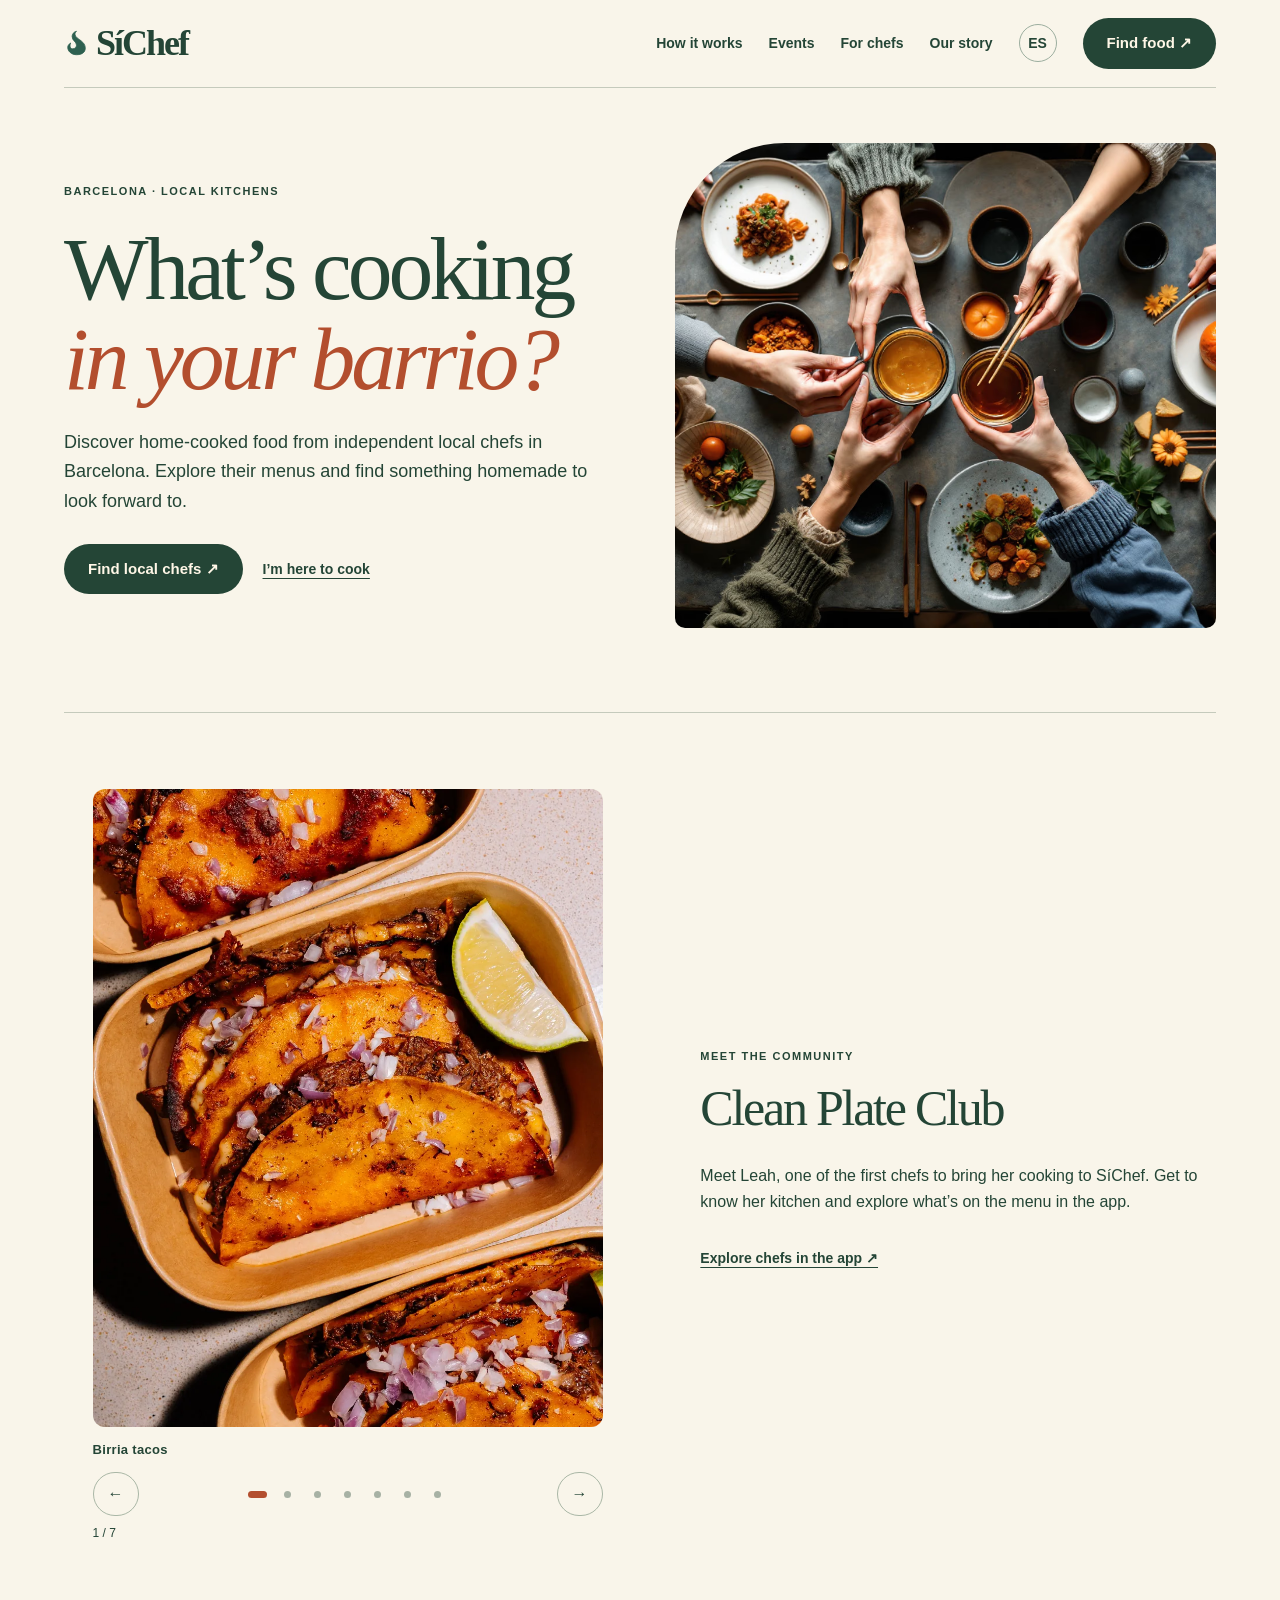
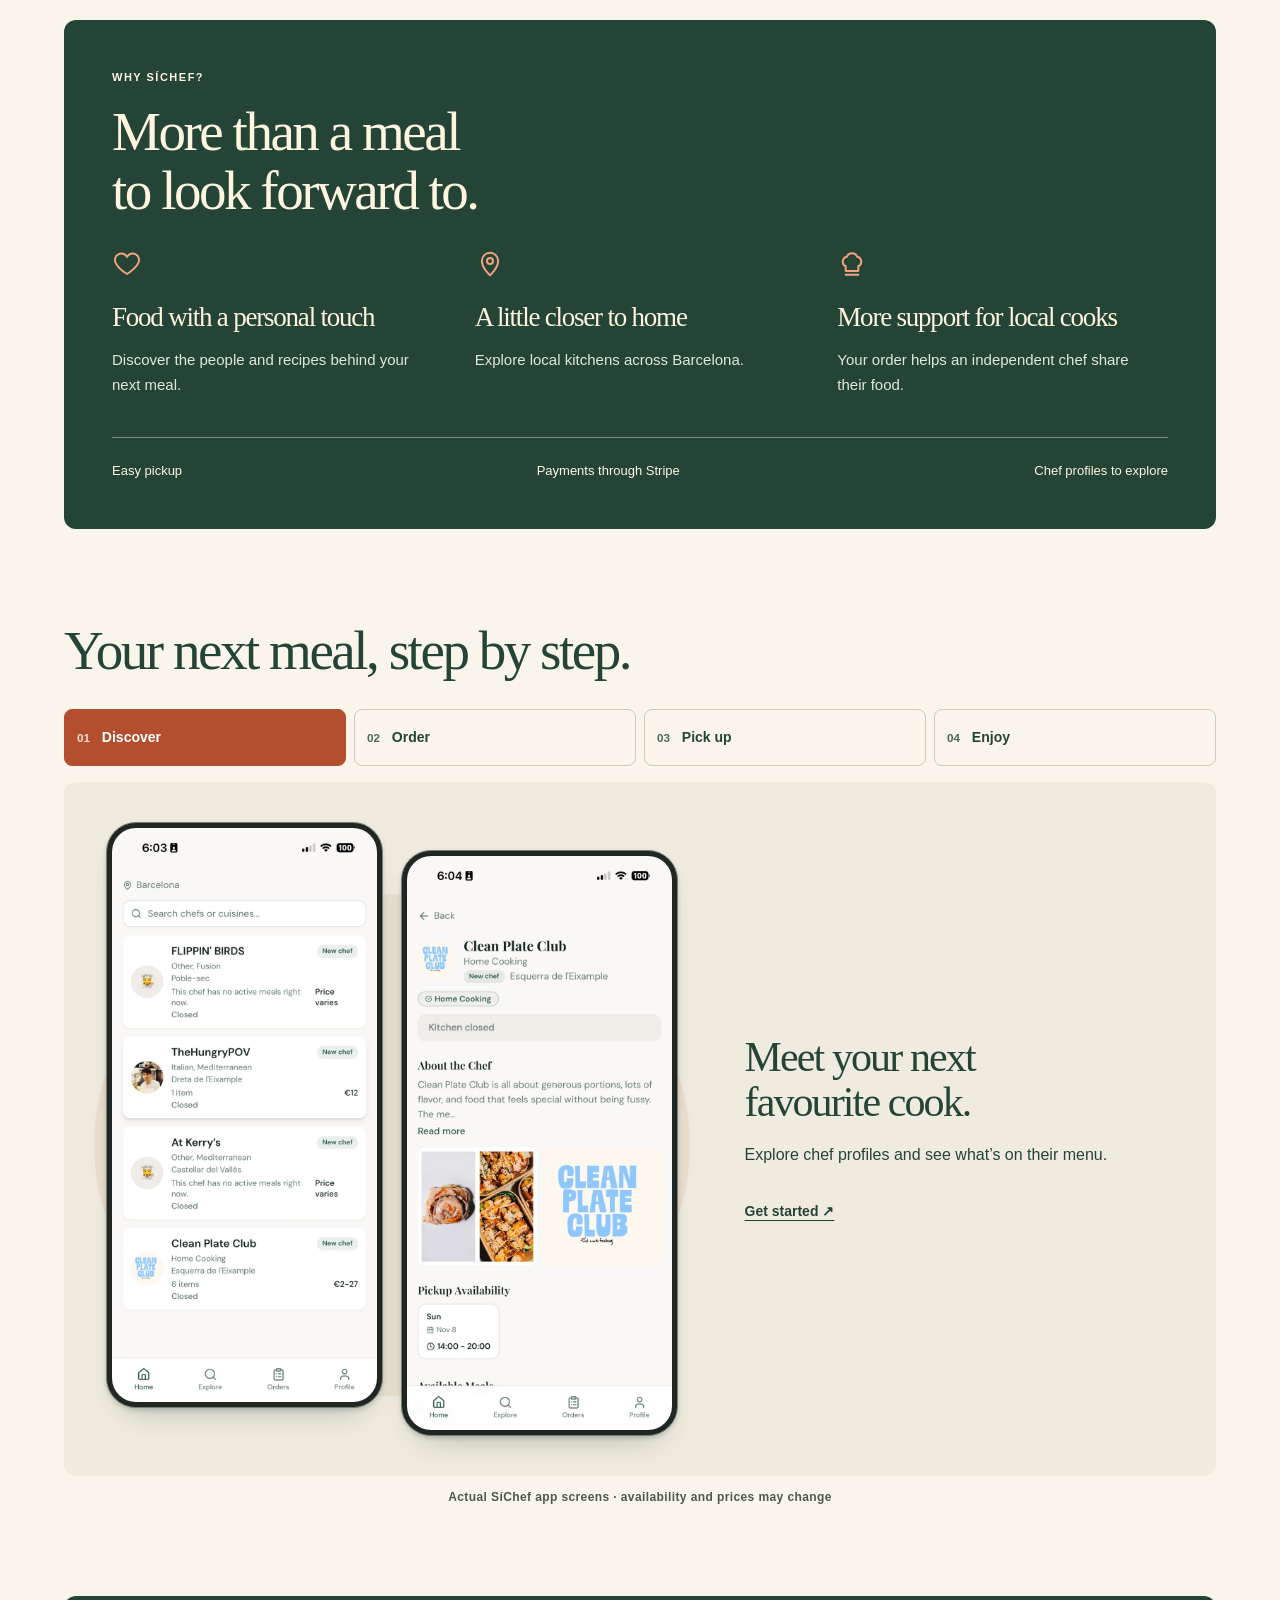
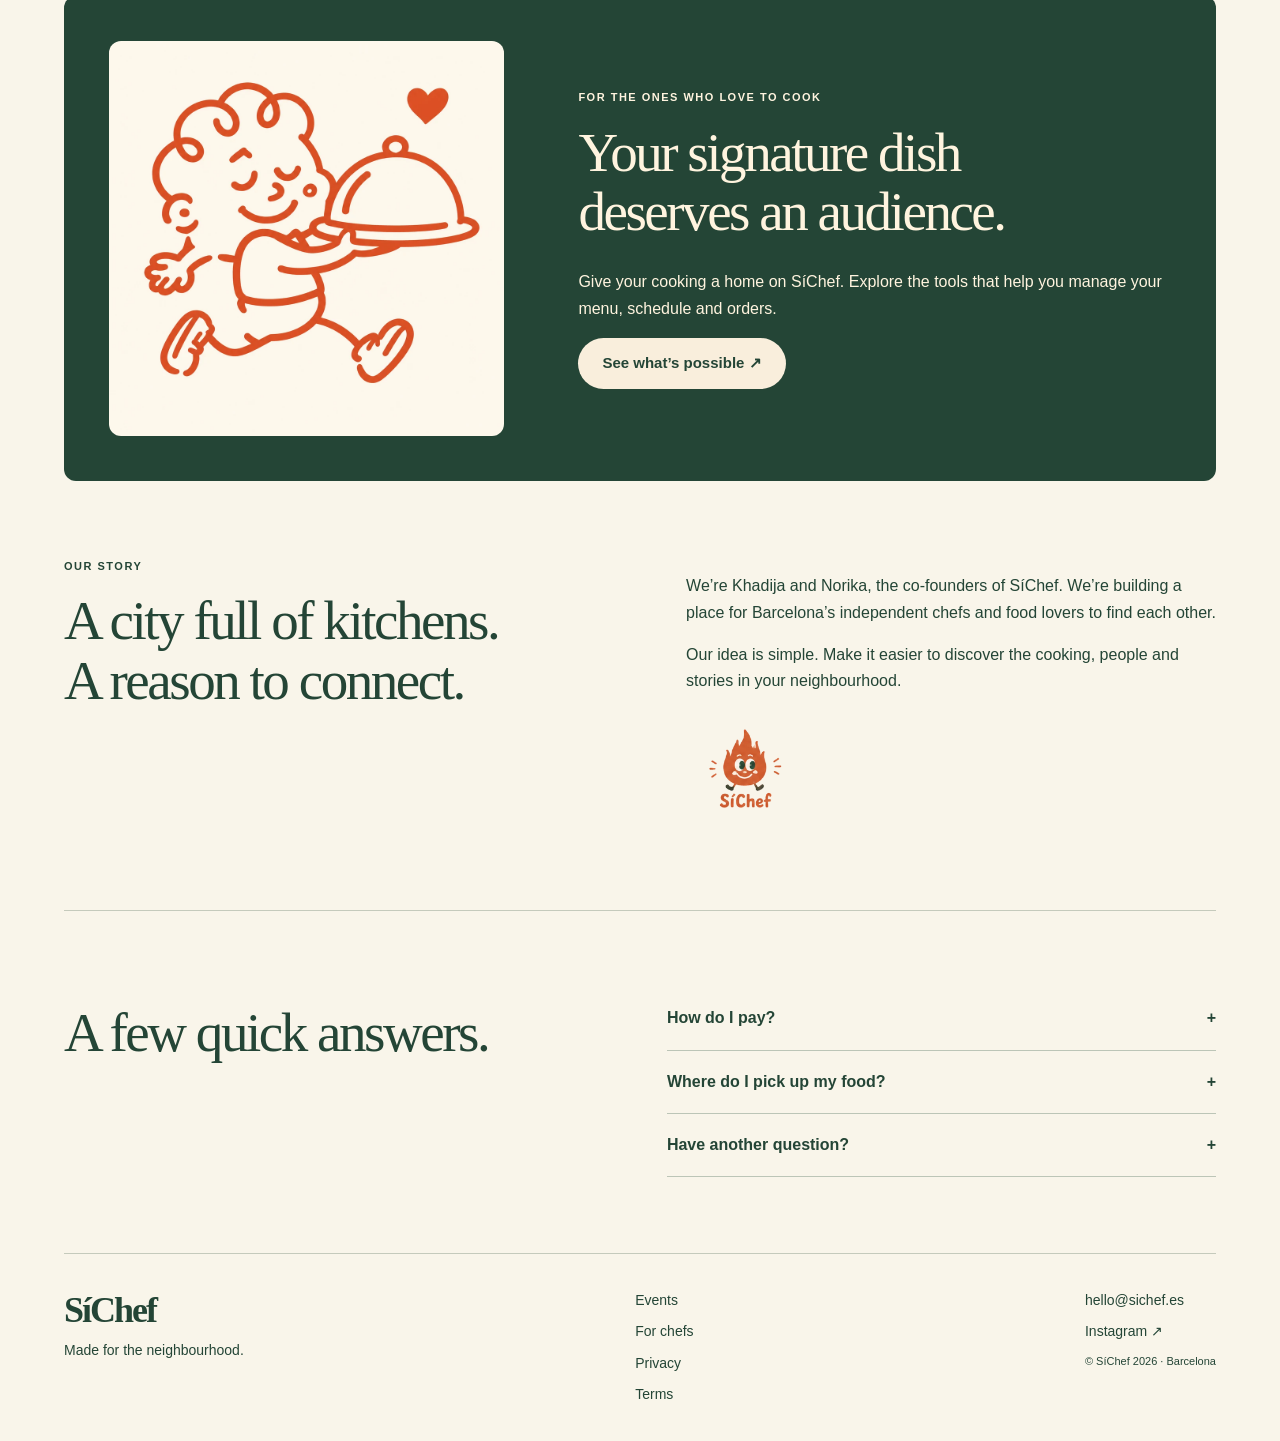
<file: index.html>
<!doctype html><html lang="en"><head><meta charset="utf-8"><meta name="viewport" content="width=device-width,initial-scale=1"><meta name="theme-color" content="#f9f5ea"><title>Home-Cooked Food & Local Chefs in Barcelona | SíChef</title><meta name="description" content="Discover independent local chefs in Barcelona, explore homemade meals and arrange convenient pickup through SíChef."><meta name="robots" content="index,follow,max-image-preview:large"><link rel="canonical" href="https://sichef.es/"><meta property="og:type" content="website"><meta property="og:site_name" content="SíChef"><meta property="og:locale" content="en_GB"><meta property="og:title" content="Home-Cooked Food & Local Chefs in Barcelona | SíChef"><meta property="og:description" content="Discover independent local chefs in Barcelona, explore homemade meals and arrange convenient pickup through SíChef."><meta property="og:url" content="https://sichef.es/"><meta property="og:image" content="https://sichef.es/share.jpg"><meta property="og:image:type" content="image/jpeg"><meta property="og:image:width" content="1200"><meta property="og:image:height" content="630"><meta property="og:image:alt" content="SíChef: What’s cooking in your barrio? Home-cooked food from local chefs in Barcelona"><meta name="twitter:card" content="summary_large_image"><meta name="twitter:title" content="Home-Cooked Food & Local Chefs in Barcelona | SíChef"><meta name="twitter:description" content="Discover independent local chefs in Barcelona, explore homemade meals and arrange convenient pickup through SíChef."><meta name="twitter:image" content="https://sichef.es/share.jpg"><script type="application/ld+json">{"@context":"https://schema.org","@graph":[{"@type":"Organization","@id":"https://sichef.es/#organization","name":"SíChef","url":"https://sichef.es/","logo":"https://sichef.es/icon-512.png","sameAs":["https://www.instagram.com/sichef.bcn/"],"areaServed":{"@type":"City","name":"Barcelona"}},{"@type":"WebSite","@id":"https://sichef.es/#website","name":"SíChef","url":"https://sichef.es/","publisher":{"@id":"https://sichef.es/#organization"},"inLanguage":"en"},{"@type":"WebPage","@id":"https://sichef.es/#webpage","url":"https://sichef.es/","name":"Home-Cooked Food & Local Chefs in Barcelona | SíChef","description":"Discover independent local chefs in Barcelona, explore homemade meals and arrange convenient pickup through SíChef.","isPartOf":{"@id":"https://sichef.es/#website"},"about":{"@id":"https://sichef.es/#organization"},"inLanguage":"en"}]}</script><link rel="icon" href="/flame.svg" type="image/svg+xml"><link rel="icon" href="/favicon-32.png" sizes="32x32" type="image/png"><link rel="apple-touch-icon" href="/apple-touch-icon.png"><link rel="manifest" href="/site.webmanifest"><link rel="stylesheet" href="/style.css?v=20261112-design-polish"><script src="/app.js" defer></script></head><body><a data-es="Ir al contenido" class="skip" href="#main">Skip to content</a><header><a class="brand" href="/"><img src="/flame.svg" alt="">SíChef</a><button class="menu-toggle" aria-expanded="false" aria-controls="nav">☰ <span data-es="Menú">Menu</span></button><nav id="nav"><a data-es="Cómo funciona" href="/#how" class="">How it works</a><a data-es="Eventos" href="/events/" class="">Events</a><a data-es="Para chefs" href="/for-chefs/" class="">For chefs</a><a data-es="Nuestra historia" href="/#about" class="">Our story</a><button id="lang" aria-label="Change language">ES</button><a data-es="Encontrar comida ↗" href="https://s-chef-customer-flow.vercel.app/" class="pill">Find food ↗</a></nav></header><main id="main"><section class="hero"><div><div data-es="BARCELONA · COCINA LOCAL" class="kicker">BARCELONA · LOCAL KITCHENS</div><h1><span data-es="¿Qué se cocina" >What’s cooking</span><em data-es="en tu barrio?" >in your barrio?</em></h1><p data-es="Conoce a los chefs de tu barrio, explora sus menús y descubre tu próxima comida casera." >Discover home-cooked food from independent local chefs in Barcelona. Explore their menus and find something homemade to look forward to.</p><a data-es="Descubrir chefs ↗" href="https://s-chef-customer-flow.vercel.app/" class="pill">Find local chefs ↗</a><a data-es="Quiero cocinar" href="/for-chefs/" class="text-link">I’m here to cook</a></div><figure><img src="/dining.avif" alt="Dishes shared around a table"></figure></section><section class="spotlight"><div class="cpc-carousel" role="region" aria-roledescription="carousel" aria-label="Clean Plate Club"><div class="cpc-slides"><figure class="cpc-slide" role="group" aria-roledescription="slide" aria-label="1 / 7" ><img src="/assets/clean-plate-club/birria-1.webp" loading="lazy" alt="Clean Plate Club — Birria tacos" width="1000" height="1250"><figcaption data-es="Tacos de birria">Birria tacos</figcaption></figure><figure class="cpc-slide" role="group" aria-roledescription="slide" aria-label="2 / 7" hidden><img src="/assets/clean-plate-club/noodles.webp" loading="lazy" alt="Clean Plate Club — Noodles" width="1000" height="1250"><figcaption data-es="Fideos">Noodles</figcaption></figure><figure class="cpc-slide" role="group" aria-roledescription="slide" aria-label="3 / 7" hidden><img src="/assets/clean-plate-club/ragu-1.webp" loading="lazy" alt="Clean Plate Club — Ragù pasta" width="1000" height="1250"><figcaption data-es="Pasta al ragú">Ragù pasta</figcaption></figure><figure class="cpc-slide" role="group" aria-roledescription="slide" aria-label="4 / 7" hidden><img src="/assets/clean-plate-club/brownie-1.webp" loading="lazy" alt="Clean Plate Club — Brownies" width="1000" height="1250"><figcaption data-es="Brownies">Brownies</figcaption></figure><figure class="cpc-slide" role="group" aria-roledescription="slide" aria-label="5 / 7" hidden><img src="/assets/clean-plate-club/cake.webp" loading="lazy" alt="Clean Plate Club — Berry cake" width="1000" height="1250"><figcaption data-es="Tarta de frutos rojos">Berry cake</figcaption></figure><figure class="cpc-slide" role="group" aria-roledescription="slide" aria-label="6 / 7" hidden><img src="/assets/clean-plate-club/cookie-1.webp" loading="lazy" alt="Clean Plate Club — Chocolate cookies" width="1000" height="1250"><figcaption data-es="Galletas de chocolate">Chocolate cookies</figcaption></figure><figure class="cpc-slide" role="group" aria-roledescription="slide" aria-label="7 / 7" hidden><img src="/assets/clean-plate-club/lemoncake.webp" loading="lazy" alt="Clean Plate Club — Lemon cake" width="1000" height="1250"><figcaption data-es="Bizcocho de limón">Lemon cake</figcaption></figure></div><div class="cpc-controls"><button type="button" class="cpc-prev" aria-label="Previous photo / Foto anterior">←</button><div class="cpc-dots"><button type="button" class="cpc-dot" data-slide="0" aria-label="Photo / Foto 1" aria-current="true"><span></span></button><button type="button" class="cpc-dot" data-slide="1" aria-label="Photo / Foto 2" aria-current="false"><span></span></button><button type="button" class="cpc-dot" data-slide="2" aria-label="Photo / Foto 3" aria-current="false"><span></span></button><button type="button" class="cpc-dot" data-slide="3" aria-label="Photo / Foto 4" aria-current="false"><span></span></button><button type="button" class="cpc-dot" data-slide="4" aria-label="Photo / Foto 5" aria-current="false"><span></span></button><button type="button" class="cpc-dot" data-slide="5" aria-label="Photo / Foto 6" aria-current="false"><span></span></button><button type="button" class="cpc-dot" data-slide="6" aria-label="Photo / Foto 7" aria-current="false"><span></span></button></div><button type="button" class="cpc-next" aria-label="Next photo / Foto siguiente">→</button></div><div class="cpc-bottom"><span class="cpc-counter" aria-live="off">1 / 7</span></div></div><div><div data-es="CONOCE LA COMUNIDAD" class="kicker">MEET THE COMMUNITY</div><h2>Clean Plate Club</h2><p data-es="Conoce a Leah, una de las primeras chefs en compartir su cocina en SíChef. Descubre su propuesta y consulta los menús en la app." >Meet Leah, one of the first chefs to bring her cooking to SíChef. Get to know her kitchen and explore what’s on the menu in the app.</p><a data-es="Explorar chefs en la app ↗" href="https://s-chef-customer-flow.vercel.app/" class="text-link">Explore chefs in the app ↗</a></div></section><section class="benefits"><div data-es="¿POR QUÉ SÍCHEF?" class="kicker">WHY SÍCHEF?</div><h2 data-es="Mucho que disfrutar en cada comida." >More than a meal to look forward to.</h2><div class="benefit-grid"><article><span class="icon" aria-hidden="true"><svg viewBox="0 0 24 24" fill="none" stroke="currentColor" stroke-width="1.6" stroke-linecap="round" stroke-linejoin="round"><path d="M12 20s-7-4.4-9-8.7A5 5 0 0 1 12 6.3a5 5 0 0 1 9 5c-2 4.3-9 8.7-9 8.7z"/></svg></span><h3 data-es="Comida con un toque personal" >Food with a personal touch</h3><p data-es="Descubre las personas y las recetas detrás de tu próxima comida." >Discover the people and recipes behind your next meal.</p></article><article><span class="icon" aria-hidden="true"><svg viewBox="0 0 24 24" fill="none" stroke="currentColor" stroke-width="1.6" stroke-linecap="round" stroke-linejoin="round"><path d="M12 21s6.5-5.8 6.5-11.5a6.5 6.5 0 0 0-13 0C5.5 15.2 12 21 12 21z"/><circle cx="12" cy="9.5" r="2.4"/></svg></span><h3 data-es="Más cerca de casa" >A little closer to home</h3><p data-es="Explora las cocinas locales de Barcelona." >Explore local kitchens across Barcelona.</p></article><article><span class="icon" aria-hidden="true"><svg viewBox="0 0 24 24" fill="none" stroke="currentColor" stroke-width="1.6" stroke-linecap="round" stroke-linejoin="round"><path d="M7 17.5v-3.7a4 4 0 0 1 .9-7.6 4.4 4.4 0 0 1 8.2 0 4 4 0 0 1 .9 7.6v3.7z"/><path d="M7 20.5h10"/></svg></span><h3 data-es="Más apoyo a los chefs locales" >More support for local cooks</h3><p data-es="Tu pedido ayuda a un chef independiente a compartir su cocina." >Your order helps an independent chef share their food.</p></article></div><div class="benefit-strip"><span data-es="Recogida sencilla" >Easy pickup</span><span data-es="Pagos a través de Stripe" >Payments through Stripe</span><span data-es="Perfiles de chefs para explorar" >Chef profiles to explore</span></div></section><section id="how"><h2 data-es="Tu próxima comida, paso a paso." >Your next meal, step by step.</h2><div class="showcase"><div class="tabs" role="tablist" aria-label="Product walkthrough"><button data-es="01 Descubre" role="tab" id="tab-0" aria-selected="true" aria-controls="panel-0" tabindex="0"><small>01</small> Discover</button><button data-es="02 Pide" role="tab" id="tab-1" aria-selected="false" aria-controls="panel-1" tabindex="-1"><small>02</small> Order</button><button data-es="03 Recoge" role="tab" id="tab-2" aria-selected="false" aria-controls="panel-2" tabindex="-1"><small>03</small> Pick up</button><button data-es="04 Disfruta" role="tab" id="tab-3" aria-selected="false" aria-controls="panel-3" tabindex="-1"><small>04</small> Enjoy</button></div><div class="demo-panel" role="tabpanel" id="panel-0" aria-labelledby="tab-0" ><div class="screen app-mockup phone-pair"><div class="phone-frame"><img loading="lazy" src="/assets/app/discovery.webp" alt="SíChef app showing local chefs in Barcelona"></div><div class="phone-frame"><img loading="lazy" src="/assets/app/chef-profile.webp" alt="Clean Plate Club profile and pickup availability"></div></div><div><h3 data-es="Conoce a tu próximo chef favorito." >Meet your next favourite cook.</h3><p data-es="Explora los perfiles de los chefs y descubre sus menús." >Explore chef profiles and see what’s on their menu.</p><a data-es="Empezar ↗" href="https://s-chef-customer-flow.vercel.app/" class="text-link">Get started ↗</a></div></div><div class="demo-panel" role="tabpanel" id="panel-1" aria-labelledby="tab-1" hidden><div class="screen app-mockup phone-pair"><div class="phone-frame"><img loading="lazy" src="/assets/app/customer-meal.webp" alt="Customer viewing a meal before adding it to the cart"></div><div class="phone-frame"><img loading="lazy" src="/assets/app/customer-pickup.webp" alt="Customer choosing a pickup date and time while ordering"></div></div><div><h3 data-es="Algo rico te espera." >Something good is on the menu.</h3><p data-es="Elige un plato, selecciona un horario disponible y paga en la app." >Choose a dish, select an available pickup time and pay in the app.</p><a data-es="Empezar ↗" href="https://s-chef-customer-flow.vercel.app/" class="text-link">Get started ↗</a></div></div><div class="demo-panel" role="tabpanel" id="panel-2" aria-labelledby="tab-2" hidden><div class="screen app-mockup phone-pair"><div class="phone-frame"><img loading="lazy" src="/assets/app/active-orders.webp" alt="Customer active orders with pickup details and order status"></div><div class="phone-frame"><img loading="lazy" src="/assets/app/order-flow.webp" alt="Customer order status timeline and pickup progress"></div></div><div><h3 data-es="Tu barrio, tu punto de recogida." >Your neighbourhood, your pickup.</h3><p data-es="Consulta los detalles del pedido y recoge la comida directamente del chef." >Follow the details in your order and collect directly from your chef.</p><a data-es="Empezar ↗" href="https://s-chef-customer-flow.vercel.app/" class="text-link">Get started ↗</a></div></div><div class="demo-panel" role="tabpanel" id="panel-3" aria-labelledby="tab-3" hidden><div class="screen"><img loading="lazy" src="/assets/clean-plate-club/birria-1.webp" alt="Freshly prepared birria tacos from Clean Plate Club"></div><div><h3 data-es="Haz sitio en la mesa." >Make room at the table.</h3><p data-es="Lleva tu comida a casa y disfruta de platos preparados con cariño." >Bring your meal home, settle in and enjoy food made with care.</p><a data-es="Empezar ↗" href="https://s-chef-customer-flow.vercel.app/" class="text-link">Get started ↗</a></div></div><p data-es="Capturas reales de la app SíChef · disponibilidad y precios sujetos a cambios" class="caption">Actual SíChef app screens · availability and prices may change</p></div></section><section class="chef-invite"><img loading="lazy" src="/assets/chef-art.webp" alt="SíChef illustrated chef carrying a dish"><div><div data-es="PARA QUIENES AMAN COCINAR" class="kicker">FOR THE ONES WHO LOVE TO COOK</div><h2 data-es="Tu plato estrella merece su público." >Your signature dish deserves an audience.</h2><p data-es="Dale un lugar a tu cocina en SíChef. Descubre las herramientas para gestionar tu menú, tus horarios y tus pedidos." >Give your cooking a home on SíChef. Explore the tools that help you manage your menu, schedule and orders.</p><a data-es="Descubrir las herramientas ↗" href="/for-chefs/" class="pill light">See what’s possible ↗</a></div></section><section id="about" class="about"><div><div data-es="NUESTRA HISTORIA" class="kicker">OUR STORY</div><h2 data-es="Una ciudad llena de cocinas. Un motivo para conectar." >A city full of kitchens. A reason to connect.</h2></div><div><p data-es="Somos Khadija y Norika, cofundadoras de SíChef. Estamos creando un espacio para conectar a los chefs independientes de Barcelona con quienes disfrutan de la buena comida." >We’re Khadija and Norika, the co-founders of SíChef. We’re building a place for Barcelona’s independent chefs and food lovers to find each other.</p><p data-es="Nuestra idea es sencilla. Facilitar el descubrimiento de las cocinas, las personas y las historias de tu barrio." >Our idea is simple. Make it easier to discover the cooking, people and stories in your neighbourhood.</p><img class="mascot" loading="lazy" src="/assets/mascot.webp" alt="SíChef smiling flame mascot"></div></section><section class="faq"><div><h2 data-es="Algunas respuestas rápidas." >A few quick answers.</h2></div><div><details><summary data-es="¿Cómo pago?" >How do I pay?</summary><p data-es="Los pagos se procesan a través de Stripe en la app de pedidos." >Payments are handled through Stripe in the ordering app.</p></details><details><summary data-es="¿Dónde recojo mi comida?" >Where do I pick up my food?</summary><p data-es="Consulta el lugar y los horarios de recogida en la app antes de hacer tu pedido." >Check the pickup location and available times in the ordering app before placing your order.</p></details><details><summary data-es="¿Tienes otra pregunta?" >Have another question?</summary><p data-es="Escríbenos a hello@sichef.es. Estaremos encantadas de ayudarte." >Say hello at hello@sichef.es. We’re happy to help.</p></details></div></section></main><footer><div><a class="brand" href="/">SíChef</a><p data-es="Hecho para el barrio." >Made for the neighbourhood.</p></div><div><a data-es="Eventos" href="/events/">Events</a><a data-es="Para chefs" href="/for-chefs/" class="">For chefs</a><a data-es="Privacidad" href="/privacy/" class="">Privacy</a><a data-es="Condiciones" href="/terms/" class="">Terms</a></div><div><a href="mailto:hello@sichef.es">hello@sichef.es</a><a href="https://www.instagram.com/sichef.bcn/">Instagram ↗</a><small>© SíChef 2026 · Barcelona</small></div></footer></body></html>
</file>
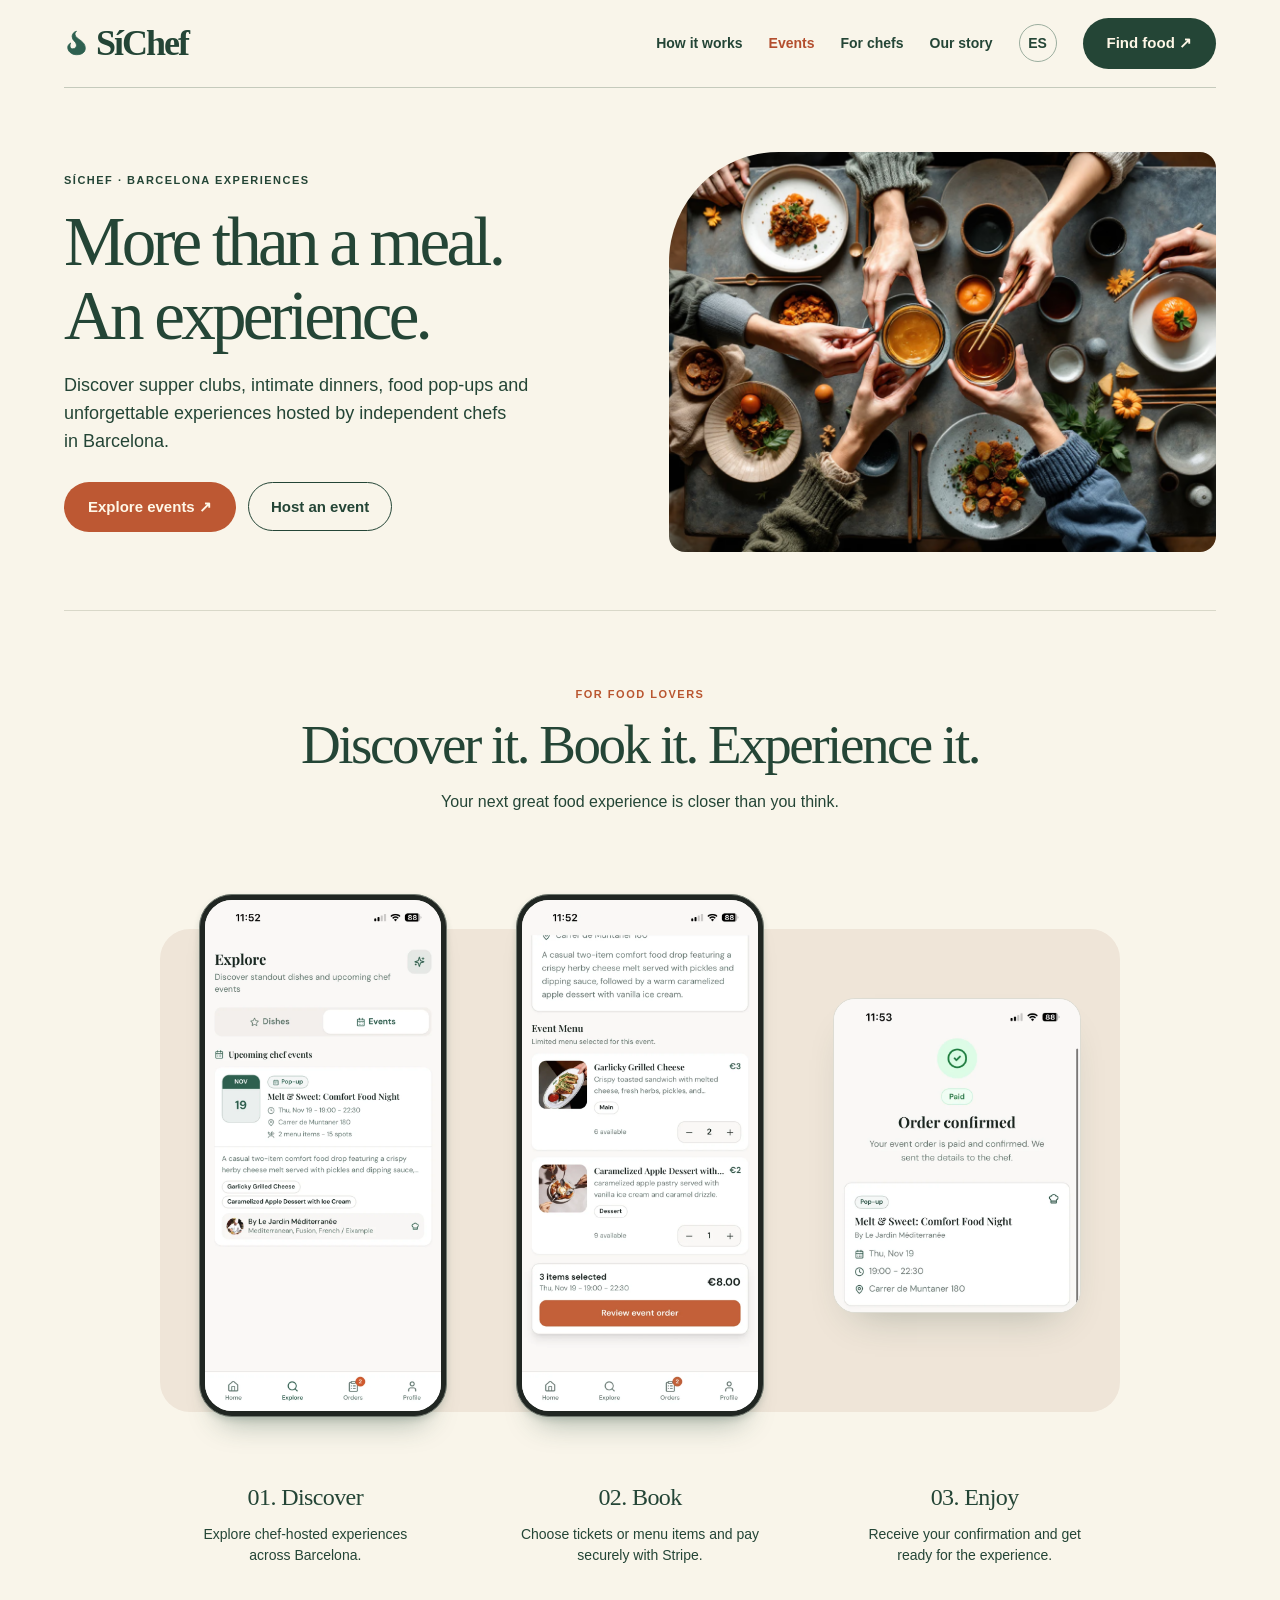
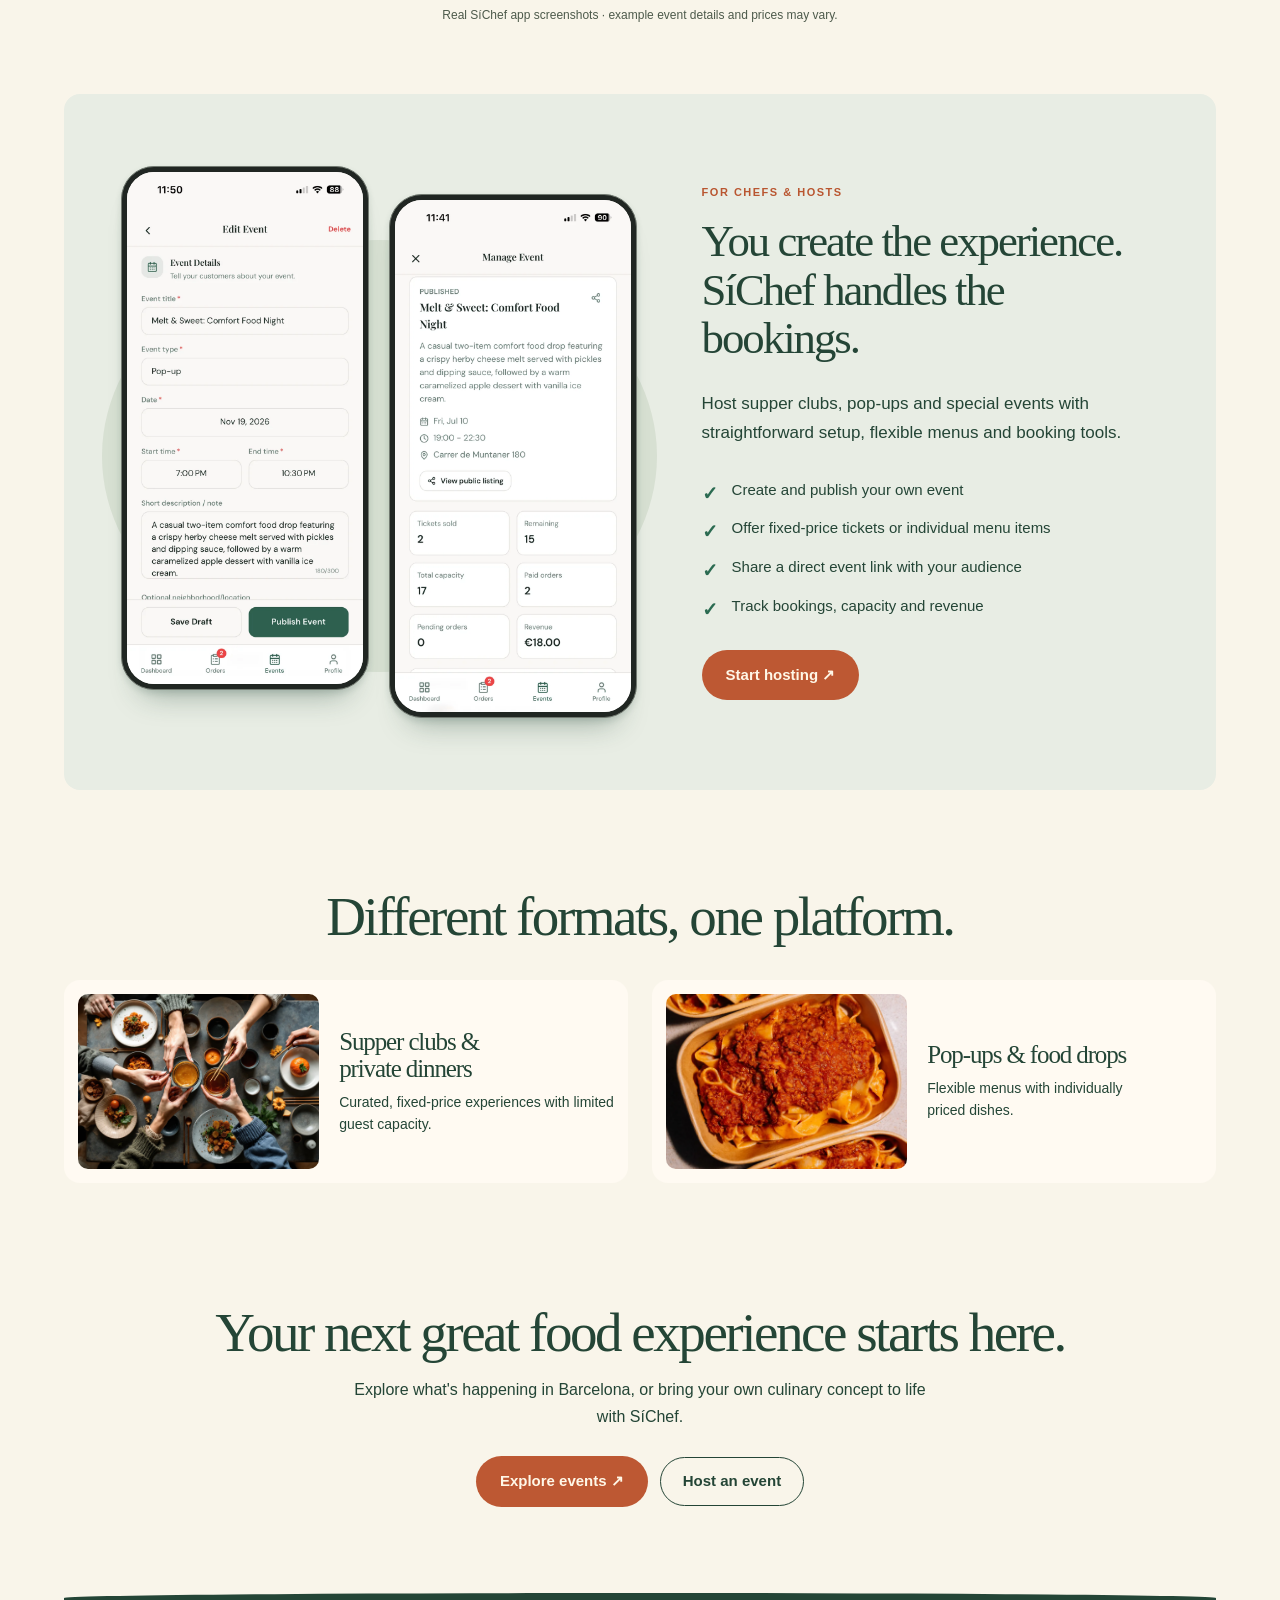
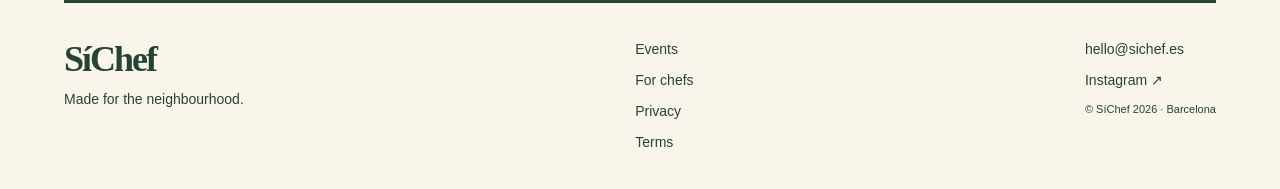
<file: events/index.html>
<!doctype html>
<html lang="en"><head><meta charset="utf-8"><meta name="viewport" content="width=device-width,initial-scale=1"><meta name="theme-color" content="#f9f5ea">
<title>Food Events, Supper Clubs & Pop-Ups in Barcelona | SíChef</title>
<meta name="description" content="Discover chef-led dinners, supper clubs and food pop-ups in Barcelona. Explore local experiences or host your own event with SíChef.">
<meta name="robots" content="index,follow,max-image-preview:large"><link rel="canonical" href="https://sichef.es/events/">
<meta property="og:type" content="website"><meta property="og:site_name" content="SíChef"><meta property="og:locale" content="en_GB">
<meta property="og:title" content="Food Events, Supper Clubs & Pop-Ups in Barcelona | SíChef">
<meta property="og:description" content="Discover supper clubs and chef-led food experiences in Barcelona. Or host your own with SíChef."><meta property="og:url" content="https://sichef.es/events/">
<meta property="og:image" content="https://sichef.es/share-events.jpg"><meta property="og:image:type" content="image/jpeg"><meta property="og:image:width" content="1200"><meta property="og:image:height" content="630"><meta property="og:image:alt" content="SíChef events: More than a meal, an experience. Supper clubs and pop-ups in Barcelona"><meta name="twitter:card" content="summary_large_image">
<meta name="twitter:title" content="Food Events, Supper Clubs & Pop-Ups in Barcelona | SíChef"><meta name="twitter:description" content="Discover supper clubs and chef-led experiences in Barcelona."><meta name="twitter:image" content="https://sichef.es/share-events.jpg">
<script type="application/ld+json">{"@context":"https://schema.org","@type":"WebPage","@id":"https://sichef.es/events/#webpage","url":"https://sichef.es/events/","name":"Food Events, Supper Clubs & Pop-Ups in Barcelona | SíChef","description":"Discover chef-led dinners, supper clubs and pop-ups in Barcelona, or host your own event with SíChef.","isPartOf":{"@id":"https://sichef.es/#website"},"about":{"@id":"https://sichef.es/#organization"},"inLanguage":"en"}</script>
<link rel="icon" href="/flame.svg" type="image/svg+xml"><link rel="icon" href="/favicon-32.png" sizes="32x32" type="image/png"><link rel="apple-touch-icon" href="/apple-touch-icon.png"><link rel="manifest" href="/site.webmanifest"><link rel="stylesheet" href="/style.css?v=20261112-design-polish"><script defer src="/app.js"></script>
</head><body class="events-page">
<a class="skip" href="#main" data-es="Ir al contenido">Skip to content</a>
<header><a class="brand" href="/"><img src="/flame.svg" alt="">SíChef</a><button class="menu-toggle" aria-expanded="false" aria-controls="nav">☰ <span data-es="Menú">Menu</span></button>
<nav id="nav"><a href="/#how" data-es="Cómo funciona">How it works</a><a href="/events/" class="active" aria-current="page" data-es="Eventos">Events</a><a href="/for-chefs/" data-es="Para chefs">For chefs</a><a href="/#about" data-es="Nuestra historia">Our story</a><button id="lang" aria-label="Change language">ES</button><a class="pill" href="https://s-chef-customer-flow.vercel.app/" data-es="Encontrar comida ↗">Find food ↗</a></nav></header>
<main id="main">
<section class="events-hero"><div class="events-hero-copy"><div class="kicker" data-es="SÍCHEF · EXPERIENCIAS EN BARCELONA">SÍCHEF · BARCELONA EXPERIENCES</div><h1 data-es="Mucho más que comer.<br>Una experiencia.">More than a meal.<br>An experience.</h1><p data-es="Descubre supper clubs, cenas íntimas, pop-ups y experiencias gastronómicas únicas de la mano de chefs independientes de Barcelona.">Discover supper clubs, intimate dinners, food pop-ups and unforgettable experiences hosted by independent chefs in Barcelona.</p>
<div class="events-actions"><a class="pill terracotta" href="https://s-chef-customer-flow.vercel.app/" data-es="Explorar eventos ↗">Explore events ↗</a><a class="outline-pill" href="https://airtable.com/appvFcIDVXA65yD8g/pagUXOrlQ4CPX2DeT/form" data-es="Organizar un evento">Host an event</a></div></div>
<div class="events-hero-image"><img src="/dining.avif" alt="Food shared around a welcoming table" width="1000" height="800"></div></section>
<section class="events-guests" id="for-guests"><div class="events-section-head"><div class="kicker rust" data-es="PARA AMANTES DE LA GASTRONOMÍA">FOR FOOD LOVERS</div><h2 data-es="Descubre. Reserva. Disfruta.">Discover it. Book it. Experience it.</h2><p data-es="Tu próxima experiencia favorita está más cerca de lo que crees.">Your next great food experience is closer than you think.</p></div>
<div class="events-guests-grid"><div class="events-steps"><article><span class="step-icon" aria-hidden="true">⌕</span><h3 data-es="01. Descubre">01. Discover</h3><p data-es="Encuentra eventos organizados por chefs locales en Barcelona.">Explore chef-hosted experiences across Barcelona.</p></article><article><span class="step-icon" aria-hidden="true">▦</span><h3 data-es="02. Reserva">02. Book</h3><p data-es="Elige tu entrada o platos y completa el pago con Stripe.">Choose tickets or menu items and pay securely with Stripe.</p></article><article><span class="step-icon" aria-hidden="true">✧</span><h3 data-es="03. Disfruta">03. Enjoy</h3><p data-es="Recibe tu confirmación y prepárate para disfrutar.">Receive your confirmation and get ready for the experience.</p></article></div>
<div class="events-phones trio real-screens" aria-label="SíChef event discovery, booking and confirmation previews"><div class="event-phone real-shot"><img loading="lazy" src="/assets/app/event-customer-discover.webp" alt="SíChef customer app showing a Barcelona chef event listing"></div><div class="event-phone real-shot"><img loading="lazy" src="/assets/app/event-customer-book.webp" alt="SíChef event menu showing dishes, quantities and review order button"></div><div class="event-phone real-shot confirmation-shot"><img loading="lazy" src="/assets/app/event-customer-confirmed.webp" alt="SíChef event order paid and confirmed screen"></div></div></div><p class="events-image-caption" data-es="Capturas reales de la app SíChef · la disponibilidad y los precios pueden variar.">Real SíChef app screenshots · example event details and prices may vary.</p></section>
<section class="events-hosts" id="for-hosts"><div class="events-hosts-visual"><div class="events-phones duo real-screens" aria-label="Actual SíChef chef app screenshots showing event setup and booking management"><div class="event-phone real-shot"><img loading="lazy" src="/assets/app/event-chef-create.webp" alt="SíChef chef app screen for entering event details and publishing an event"></div><div class="event-phone real-shot"><img loading="lazy" src="/assets/app/event-chef-manage.webp" alt="SíChef chef app published event with tickets sold, capacity and revenue metrics"></div></div></div>
<div class="events-hosts-copy"><div class="kicker rust" data-es="PARA CHEFS Y ANFITRIONES">FOR CHEFS &amp; HOSTS</div><h2 data-es="Tú creas la experiencia.<br>SíChef te ayuda con las reservas.">You create the experience.<br>SíChef handles the bookings.</h2><p data-es="Organiza cenas privadas, supper clubs y pop-ups con herramientas sencillas para crear eventos, gestionar reservas y hacer seguimiento de ventas.">Host supper clubs, pop-ups and special events with straightforward setup, flexible menus and booking tools.</p><ul class="events-checks"><li data-es="Crea y publica tu propio evento">Create and publish your own event</li><li data-es="Ofrece entradas de precio fijo o platos individuales">Offer fixed-price tickets or individual menu items</li><li data-es="Comparte un enlace directo con tu comunidad">Share a direct event link with your audience</li><li data-es="Consulta reservas, capacidad e ingresos">Track bookings, capacity and revenue</li></ul><a class="pill terracotta" href="https://airtable.com/appvFcIDVXA65yD8g/pagUXOrlQ4CPX2DeT/form" data-es="Quiero organizar un evento ↗">Start hosting ↗</a></div></section>
<section class="events-formats"><h2 data-es="Distintos formatos. Una misma plataforma.">Different formats, one platform.</h2><div class="events-formats-grid"><article><img loading="lazy" src="/dining.avif" alt="Food shared at a dining table"><div><h3 data-es="Supper clubs y cenas privadas">Supper clubs &amp; private dinners</h3><p data-es="Experiencias de precio fijo con un número limitado de invitados.">Curated, fixed-price experiences with limited guest capacity.</p></div></article><article><img loading="lazy" src="/assets/clean-plate-club/ragu-1.webp" alt="Homemade ragù pasta prepared by a local chef"><div><h3 data-es="Pop-ups y eventos gastronómicos">Pop-ups &amp; food drops</h3><p data-es="Menús flexibles con platos que los invitados pueden elegir individualmente.">Flexible menus with individually priced dishes.</p></div></article></div></section>
<section class="events-last"><h2 data-es="Tu próxima gran experiencia gastronómica empieza aquí.">Your next great food experience starts here.</h2><p data-es="Descubre lo que se está cocinando en Barcelona o da vida a tu propia experiencia gastronómica con SíChef.">Explore what's happening in Barcelona, or bring your own culinary concept to life with SíChef.</p><div class="events-actions"><a class="pill terracotta" href="https://s-chef-customer-flow.vercel.app/" data-es="Explorar eventos ↗">Explore events ↗</a><a class="outline-pill" href="https://airtable.com/appvFcIDVXA65yD8g/pagUXOrlQ4CPX2DeT/form" data-es="Organizar un evento">Host an event</a></div></section>
</main><footer><div><a class="brand" href="/">SíChef</a><p data-es="Hecho para el barrio.">Made for the neighbourhood.</p></div><div><a data-es="Eventos" href="/events/">Events</a><a data-es="Para chefs" href="/for-chefs/">For chefs</a><a data-es="Privacidad" href="/privacy/">Privacy</a><a data-es="Condiciones" href="/terms/">Terms</a></div><div><a href="mailto:hello@sichef.es">hello@sichef.es</a><a href="https://www.instagram.com/sichef.bcn/">Instagram ↗</a><small>© SíChef 2026 · Barcelona</small></div></footer>
</body></html>
</file>
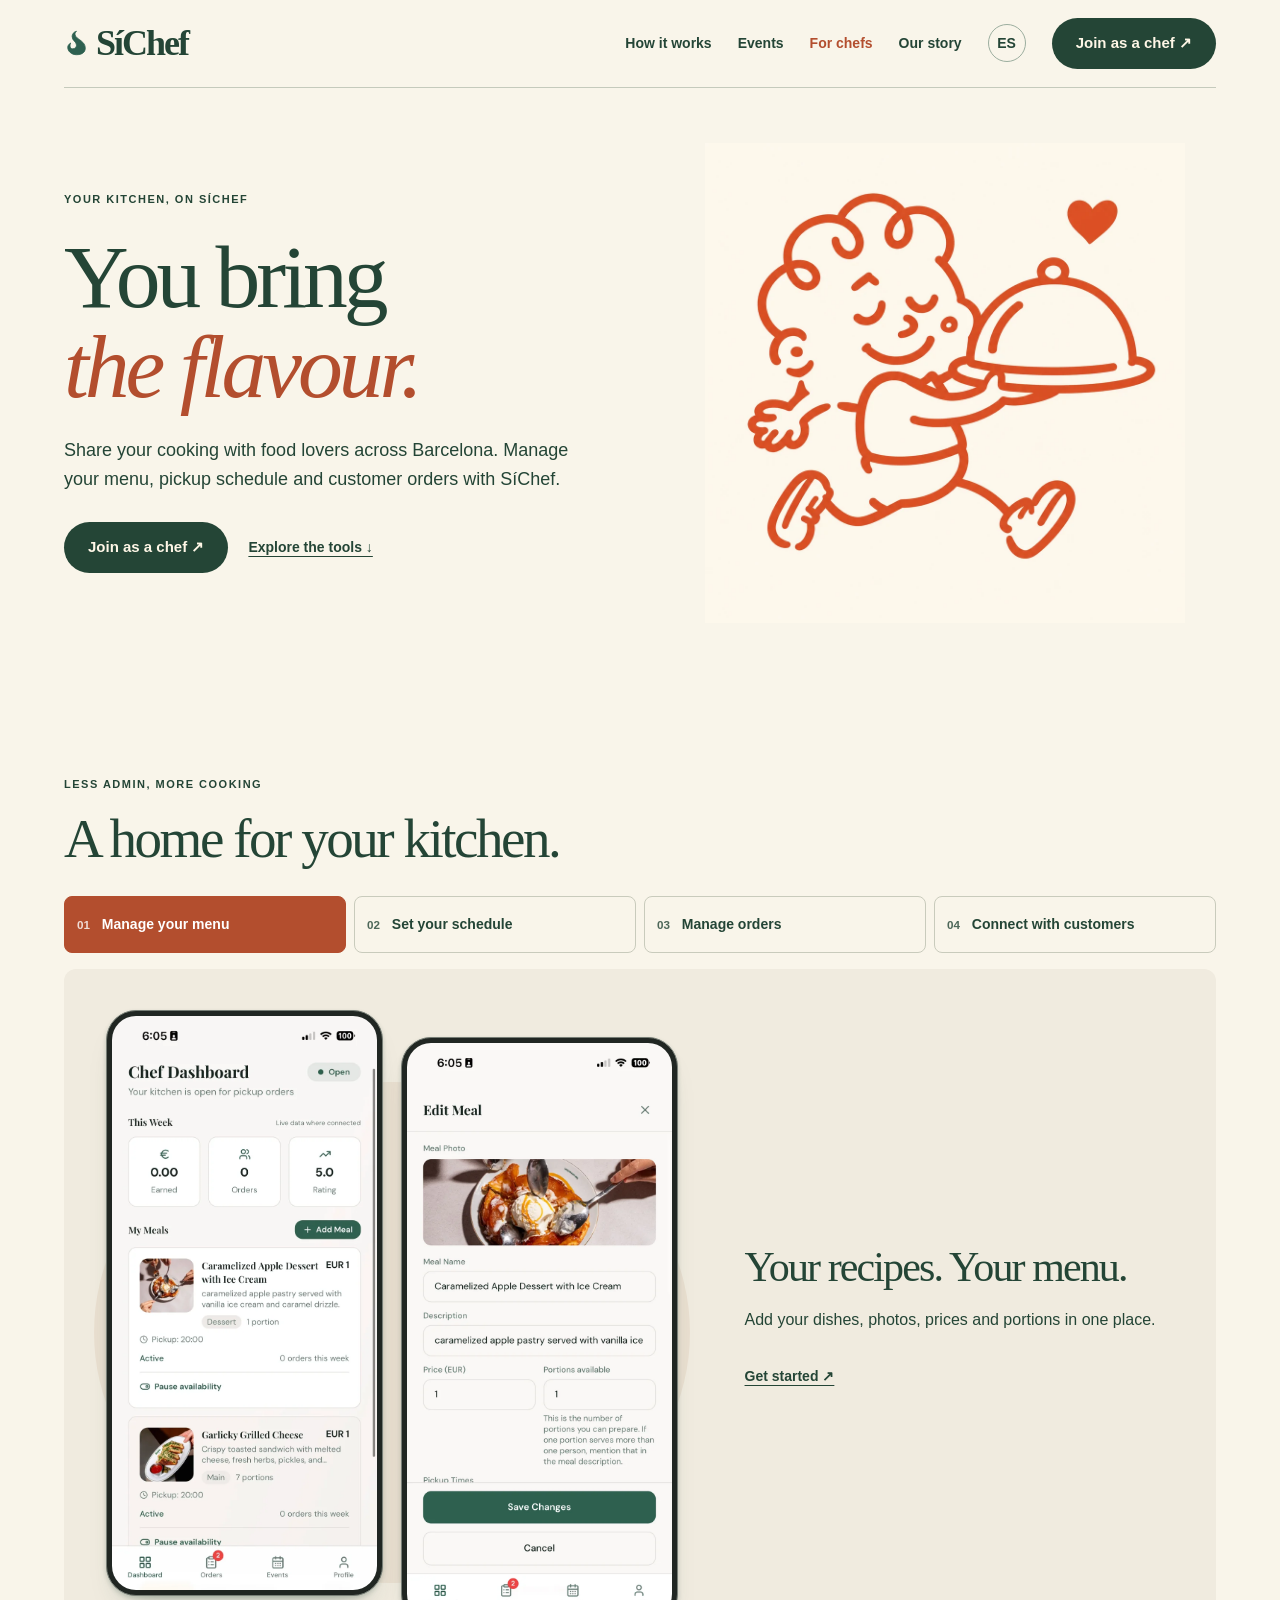
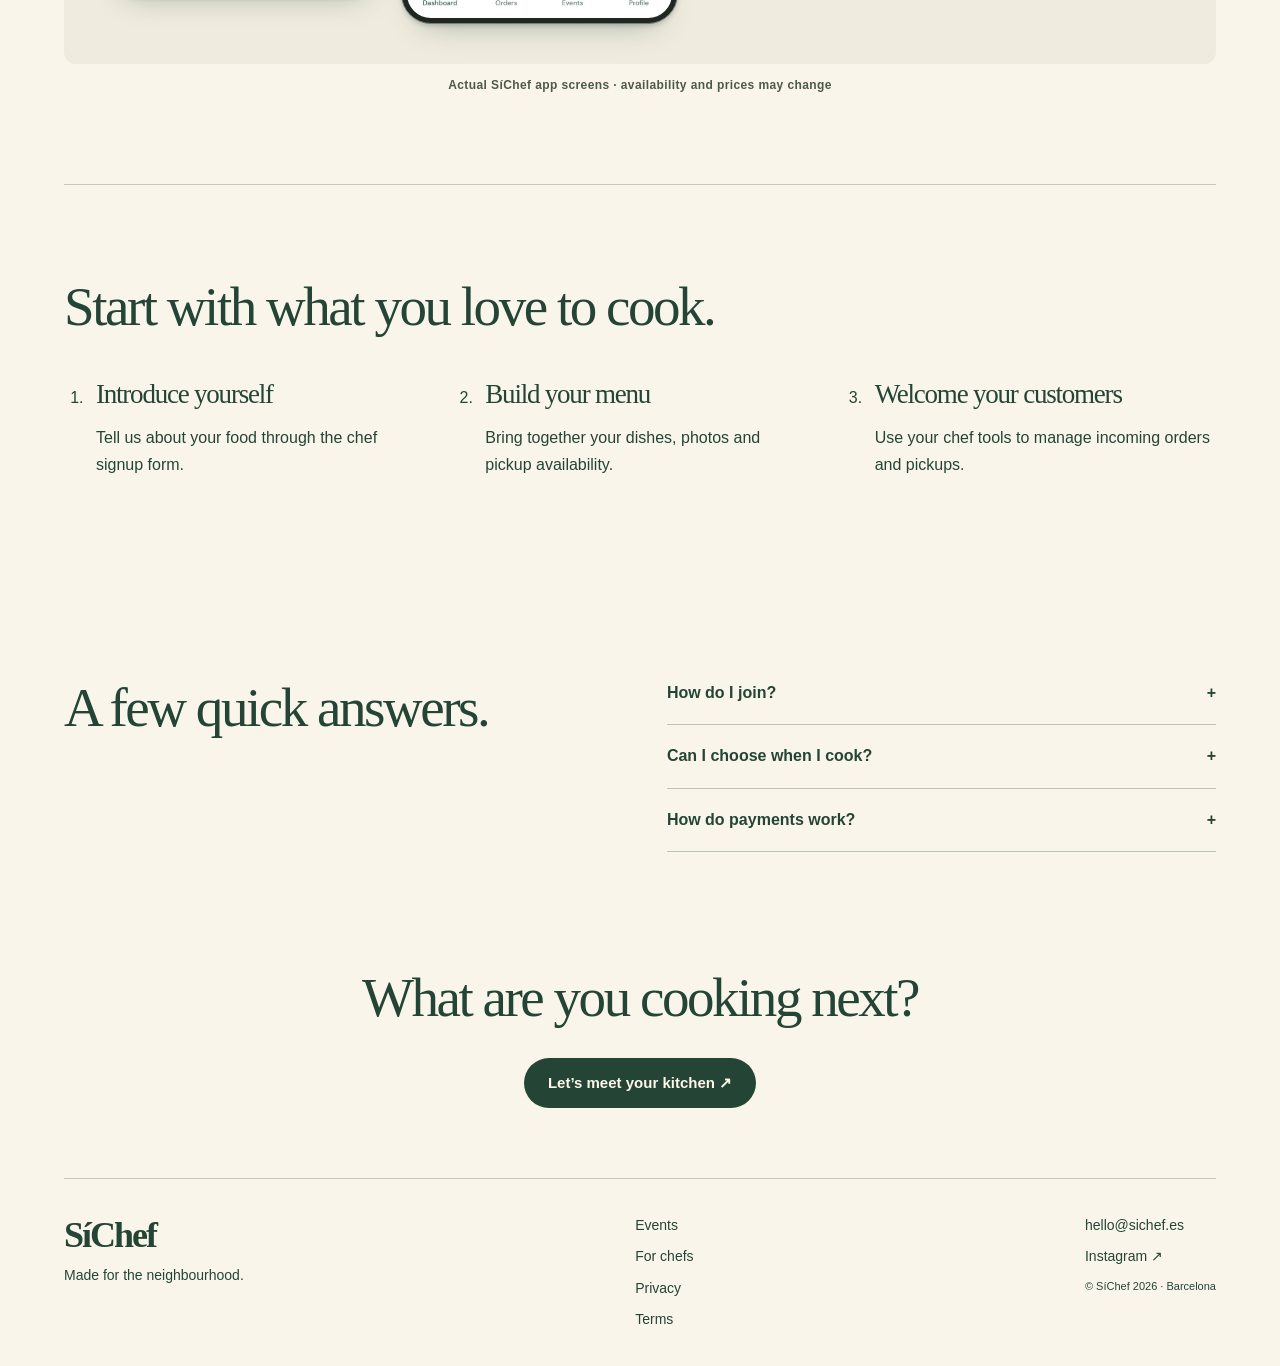
<file: for-chefs/index.html>
<!doctype html><html lang="en"><head><meta charset="utf-8"><meta name="viewport" content="width=device-width,initial-scale=1"><meta name="theme-color" content="#f9f5ea"><title>Sell Your Food in Barcelona | Join SíChef as a Chef</title><meta name="description" content="Are you an independent chef in Barcelona? Join SíChef to showcase your cooking, manage menus, pickup hours and customer orders."><meta name="robots" content="index,follow,max-image-preview:large"><link rel="canonical" href="https://sichef.es/for-chefs/"><meta property="og:type" content="website"><meta property="og:site_name" content="SíChef"><meta property="og:locale" content="en_GB"><meta property="og:title" content="Sell Your Food in Barcelona | Join SíChef as a Chef"><meta property="og:description" content="Are you an independent chef in Barcelona? Join SíChef to showcase your cooking, manage menus, pickup hours and customer orders."><meta property="og:url" content="https://sichef.es/for-chefs/"><meta property="og:image" content="https://sichef.es/share-chefs.jpg"><meta property="og:image:type" content="image/jpeg"><meta property="og:image:width" content="1200"><meta property="og:image:height" content="630"><meta property="og:image:alt" content="SíChef for chefs: You bring the flavour. Share your cooking with food lovers across Barcelona"><meta name="twitter:card" content="summary_large_image"><meta name="twitter:title" content="Sell Your Food in Barcelona | Join SíChef as a Chef"><meta name="twitter:description" content="Are you an independent chef in Barcelona? Join SíChef to showcase your cooking, manage menus, pickup hours and customer orders."><meta name="twitter:image" content="https://sichef.es/share-chefs.jpg"><script type="application/ld+json">{"@context":"https://schema.org","@type":"WebPage","@id":"https://sichef.es/for-chefs/#webpage","url":"https://sichef.es/for-chefs/","name":"Sell Your Food in Barcelona | Join SíChef as a Chef","description":"Are you an independent chef in Barcelona? Join SíChef to showcase your cooking, manage menus, pickup hours and customer orders.","isPartOf":{"@id":"https://sichef.es/#website"},"about":{"@id":"https://sichef.es/#organization"},"inLanguage":"en"}</script><link rel="icon" href="/flame.svg" type="image/svg+xml"><link rel="icon" href="/favicon-32.png" sizes="32x32" type="image/png"><link rel="apple-touch-icon" href="/apple-touch-icon.png"><link rel="manifest" href="/site.webmanifest"><link rel="stylesheet" href="/style.css?v=20261112-design-polish"><script src="/app.js" defer></script></head><body><a data-es="Ir al contenido" class="skip" href="#main">Skip to content</a><header><a class="brand" href="/"><img src="/flame.svg" alt="">SíChef</a><button class="menu-toggle" aria-expanded="false" aria-controls="nav">☰ <span data-es="Menú">Menu</span></button><nav id="nav"><a data-es="Cómo funciona" href="/#how" class="">How it works</a><a data-es="Eventos" href="/events/" class="">Events</a><a data-es="Para chefs" href="/for-chefs/" class="active">For chefs</a><a data-es="Nuestra historia" href="/#about" class="">Our story</a><button id="lang" aria-label="Change language">ES</button><a data-es="Unirme como chef ↗" href="https://airtable.com/appvFcIDVXA65yD8g/pagUXOrlQ4CPX2DeT/form" class="pill">Join as a chef ↗</a></nav></header><main id="main"><section class="hero chef-hero"><div><div data-es="TU COCINA, EN SÍCHEF" class="kicker">YOUR KITCHEN, ON SÍCHEF</div><h1><span data-es="Tú pones" >You bring</span><em data-es="el sabor." >the flavour.</em></h1><p data-es="Dale a tu comida un lugar donde descubrirla. Gestiona tu menú, los horarios de recogida y los pedidos con SíChef." >Share your cooking with food lovers across Barcelona. Manage your menu, pickup schedule and customer orders with SíChef.</p><a data-es="Unirme como chef ↗" href="https://airtable.com/appvFcIDVXA65yD8g/pagUXOrlQ4CPX2DeT/form" class="pill">Join as a chef ↗</a><a data-es="Ver las herramientas ↓" href="#tools" class="text-link">Explore the tools ↓</a></div><img class="hero-art" src="/assets/chef-art.webp" alt="SíChef chef presenting a dish with a heart"></section><section id="tools"><div data-es="MÁS TIEMPO PARA COCINAR" class="kicker">LESS ADMIN, MORE COOKING</div><h2 data-es="Un espacio para tu cocina." >A home for your kitchen.</h2><div class="showcase"><div class="tabs" role="tablist" aria-label="Product walkthrough"><button data-es="01 Gestiona tu menú" role="tab" id="tab-0" aria-selected="true" aria-controls="panel-0" tabindex="0"><small>01</small> Manage your menu</button><button data-es="02 Elige tus horarios" role="tab" id="tab-1" aria-selected="false" aria-controls="panel-1" tabindex="-1"><small>02</small> Set your schedule</button><button data-es="03 Gestiona pedidos" role="tab" id="tab-2" aria-selected="false" aria-controls="panel-2" tabindex="-1"><small>03</small> Manage orders</button><button data-es="04 Conecta con clientes" role="tab" id="tab-3" aria-selected="false" aria-controls="panel-3" tabindex="-1"><small>04</small> Connect with customers</button></div><div class="demo-panel" role="tabpanel" id="panel-0" aria-labelledby="tab-0" ><div class="screen app-mockup phone-pair"><div class="phone-frame"><img loading="lazy" src="/assets/app/dashboard.webp" alt="Chef dashboard showing menu management"></div><div class="phone-frame"><img loading="lazy" src="/assets/app/edit-meal.webp" alt="Edit a meal photo, description, price and portions"></div></div><div><h3 data-es="Tus recetas. Tu menú." >Your recipes. Your menu.</h3><p data-es="Añade tus platos, fotos, precios y raciones en un solo lugar." >Add your dishes, photos, prices and portions in one place.</p><a data-es="Empezar ↗" href="https://airtable.com/appvFcIDVXA65yD8g/pagUXOrlQ4CPX2DeT/form" class="text-link">Get started ↗</a></div></div><div class="demo-panel" role="tabpanel" id="panel-1" aria-labelledby="tab-1" hidden><div class="screen app-mockup"><div class="phone-frame"><img loading="lazy" src="/assets/app/chef-hours.webp" alt="Chef managing available pickup dates and hours in SíChef"></div></div><div><h3 data-es="Cocina a tu ritmo." >Cooking that fits your week.</h3><p data-es="Configura horarios de recogida para que tus clientes sepan cuándo venir." >Set pickup windows so customers know when to collect their food.</p><a data-es="Empezar ↗" href="https://airtable.com/appvFcIDVXA65yD8g/pagUXOrlQ4CPX2DeT/form" class="text-link">Get started ↗</a></div></div><div class="demo-panel" role="tabpanel" id="panel-2" aria-labelledby="tab-2" hidden><div class="screen app-mockup"><div class="phone-frame"><img loading="lazy" src="/assets/app/incoming-orders.webp" alt="Incoming orders with preparation and ready for pickup controls"></div></div><div><h3 data-es="Ten tus pedidos a mano." >See what’s coming up.</h3><p data-es="Revisa los pedidos entrantes y gestiónalos hasta su recogida." >Review incoming orders and manage them through pickup.</p><a data-es="Empezar ↗" href="https://airtable.com/appvFcIDVXA65yD8g/pagUXOrlQ4CPX2DeT/form" class="text-link">Get started ↗</a></div></div><div class="demo-panel" role="tabpanel" id="panel-3" aria-labelledby="tab-3" hidden><div class="screen app-mockup chef-connect-demo"><div class="phone-frame message-demo"><img loading="lazy" src="/assets/app/messages.webp" alt="SíChef chef app customer messaging interface"><div class="demo-chat" aria-label="Illustrative example conversation"><div class="chat-in">Hi! Just confirming my pickup for tonight at 21:00 😊</div><div class="chat-out">Of course! Your order will be ready at 21:00. See you soon! 🍽️</div><div class="chat-in">Perfect, thank you!</div></div></div><div class="demo-revenue"><span data-es="EJEMPLO ILUSTRATIVO">ILLUSTRATIVE EXAMPLE</span><strong>€2,100</strong><small data-es="Ingresos de ejemplo · no son datos reales">Sample earnings · not actual revenue</small></div></div><div><h3 data-es="Una persona detrás de cada plato." >A person behind every plate.</h3><p data-es="Comparte tu cocina y deja que tus clientes te conozcan." >Share your food and help customers get to know your kitchen.</p><a data-es="Empezar ↗" href="https://airtable.com/appvFcIDVXA65yD8g/pagUXOrlQ4CPX2DeT/form" class="text-link">Get started ↗</a></div></div><p data-es="Capturas reales de la app SíChef · disponibilidad y precios sujetos a cambios" class="caption">Actual SíChef app screens · availability and prices may change</p></div></section><section class="onboarding"><h2 data-es="Empieza con lo que te gusta cocinar." >Start with what you love to cook.</h2><ol><li><h3 data-es="Preséntate" >Introduce yourself</h3><p data-es="Cuéntanos sobre tu cocina en el formulario de registro." >Tell us about your food through the chef signup form.</p></li><li><h3 data-es="Crea tu menú" >Build your menu</h3><p data-es="Prepara tus platos, fotos y horarios de recogida." >Bring together your dishes, photos and pickup availability.</p></li><li><h3 data-es="Recibe a tus clientes" >Welcome your customers</h3><p data-es="Gestiona los pedidos y las recogidas con tus herramientas de chef." >Use your chef tools to manage incoming orders and pickups.</p></li></ol></section><section class="faq"><div><h2 data-es="Algunas respuestas rápidas." >A few quick answers.</h2></div><div><details><summary data-es="¿Cómo me uno?" >How do I join?</summary><p data-es="Completa nuestro formulario de registro para chefs y cuéntanos un poco sobre tu cocina. Nuestro equipo se pondrá en contacto contigo en un plazo de 24–48 horas con los siguientes pasos para acceder a la app de chefs y configurar tu perfil." >Complete our chef signup form and tell us a little about your cooking. Our team will get in touch within 24–48 hours with the next steps to access the chef app and set up your profile.</p></details><details><summary data-es="¿Puedo elegir cuándo cocinar?" >Can I choose when I cook?</summary><p data-es="Por supuesto: tú decides tus horarios. Tanto si ofreces recogidas ocasionales como si aceptas pedidos anticipados para un menú planificado, eliges qué cocinar, cuántas raciones ofrecer y cuándo pueden recogerlas tus clientes. Cocina con la frecuencia que quieras y cuando mejor te venga." >Absolutely—you’re in control of your schedule. Whether you offer occasional pickups or take pre-orders for a planned menu, you choose what to cook, how many portions to offer and when customers can collect. Cook as often as you like, whenever it suits you.</p></details><details><summary data-es="¿Cómo funcionan los pagos?" >How do payments work?</summary><p data-es="Los pagos se procesan de forma segura a través de Stripe y se transfieren a tu cuenta bancaria vinculada según tu calendario de transferencias. Los plazos de llegada pueden variar y la primera transferencia puede tardar más." >Payments are securely processed through Stripe, with payouts sent to your connected bank account according to your payout schedule. Arrival times may vary, and your first payout can take longer.</p><p data-es="Durante nuestra fase inicial de lanzamiento, SíChef no cobra comisión a los chefs. Pueden aplicarse comisiones por el procesamiento de pagos. Si necesitas ayuda con los pagos o para empezar, escríbenos a hello@sichef.es." >During our early launch phase, SíChef takes no commission from chefs. Payment processing fees may apply. For help with payments or getting started, contact hello@sichef.es.</p></details></div></section><section class="final-cta"><h2 data-es="¿Qué vas a cocinar?" >What are you cooking next?</h2><a data-es="Queremos conocer tu cocina ↗" href="https://airtable.com/appvFcIDVXA65yD8g/pagUXOrlQ4CPX2DeT/form" class="pill">Let’s meet your kitchen ↗</a></section></main><footer><div><a class="brand" href="/">SíChef</a><p data-es="Hecho para el barrio." >Made for the neighbourhood.</p></div><div><a data-es="Eventos" href="/events/">Events</a><a data-es="Para chefs" href="/for-chefs/" class="">For chefs</a><a data-es="Privacidad" href="/privacy/" class="">Privacy</a><a data-es="Condiciones" href="/terms/" class="">Terms</a></div><div><a href="mailto:hello@sichef.es">hello@sichef.es</a><a href="https://www.instagram.com/sichef.bcn/">Instagram ↗</a><small>© SíChef 2026 · Barcelona</small></div></footer></body></html>
</file>
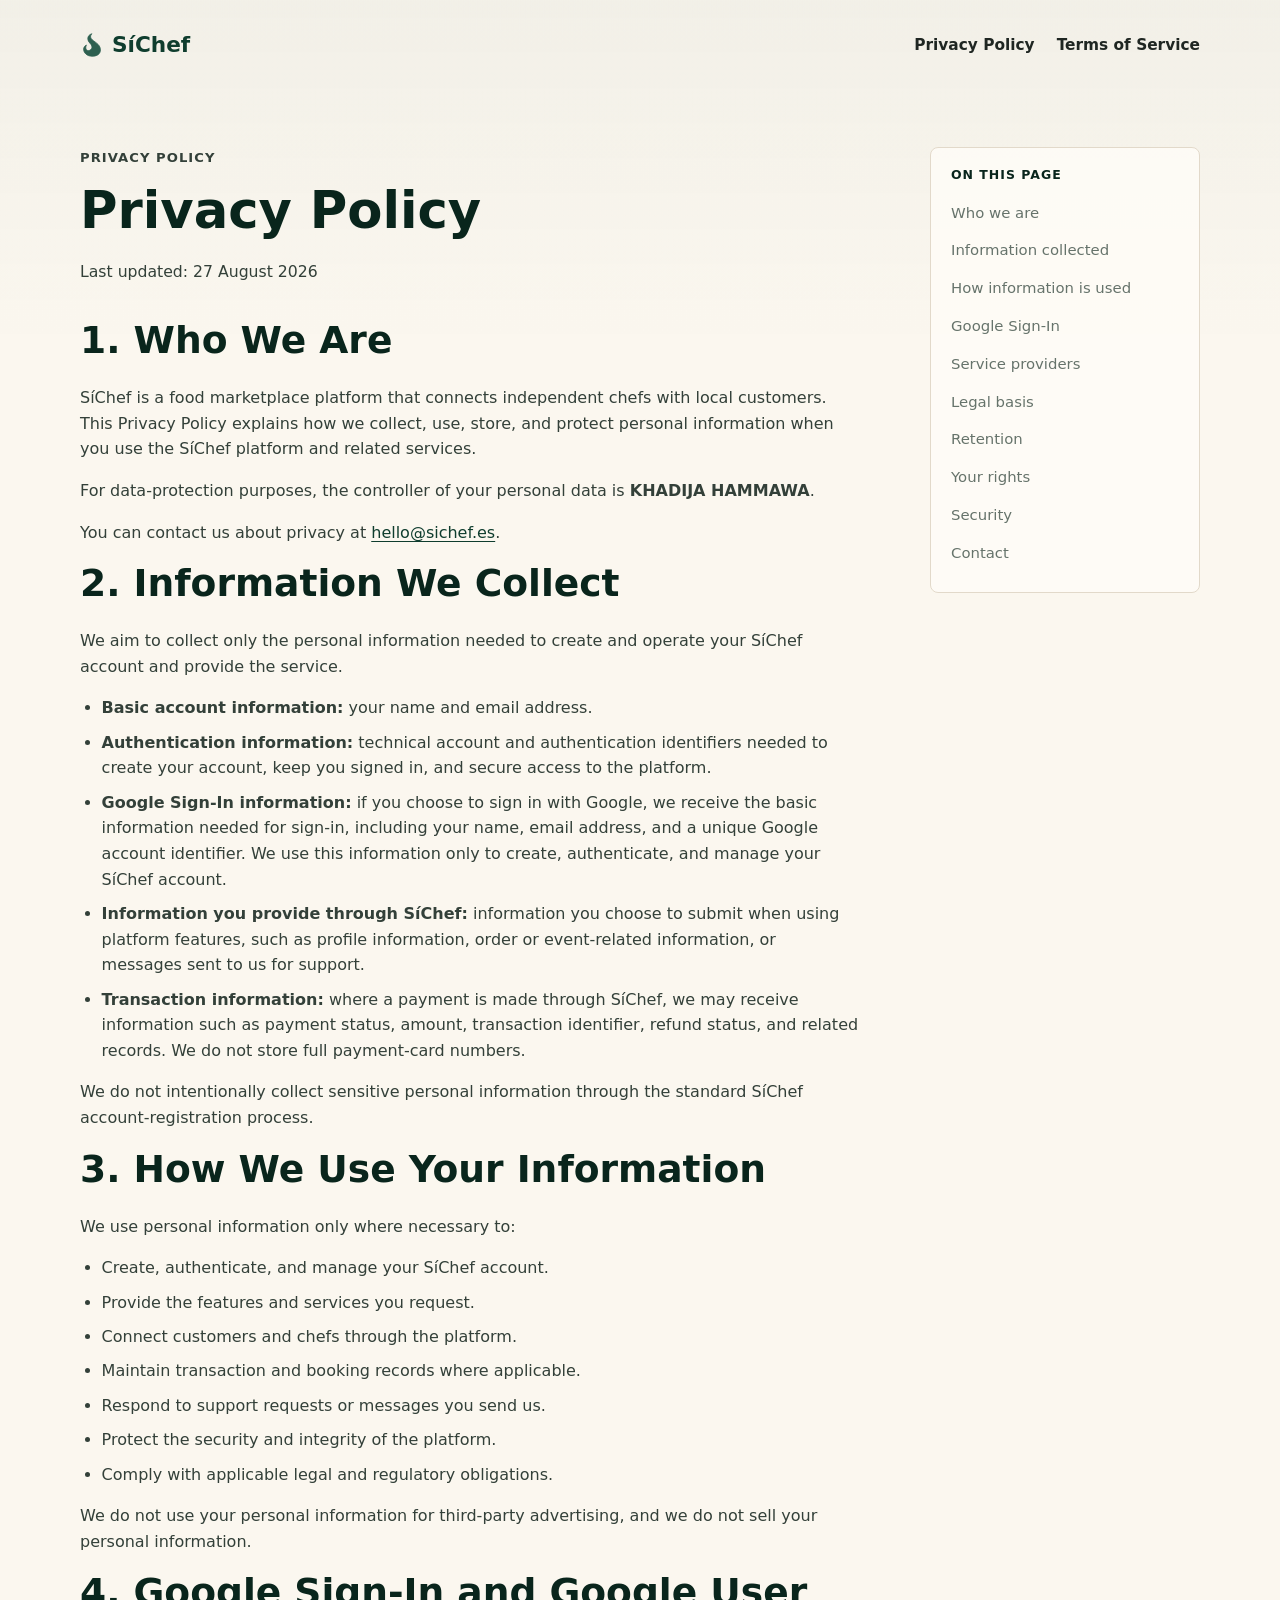
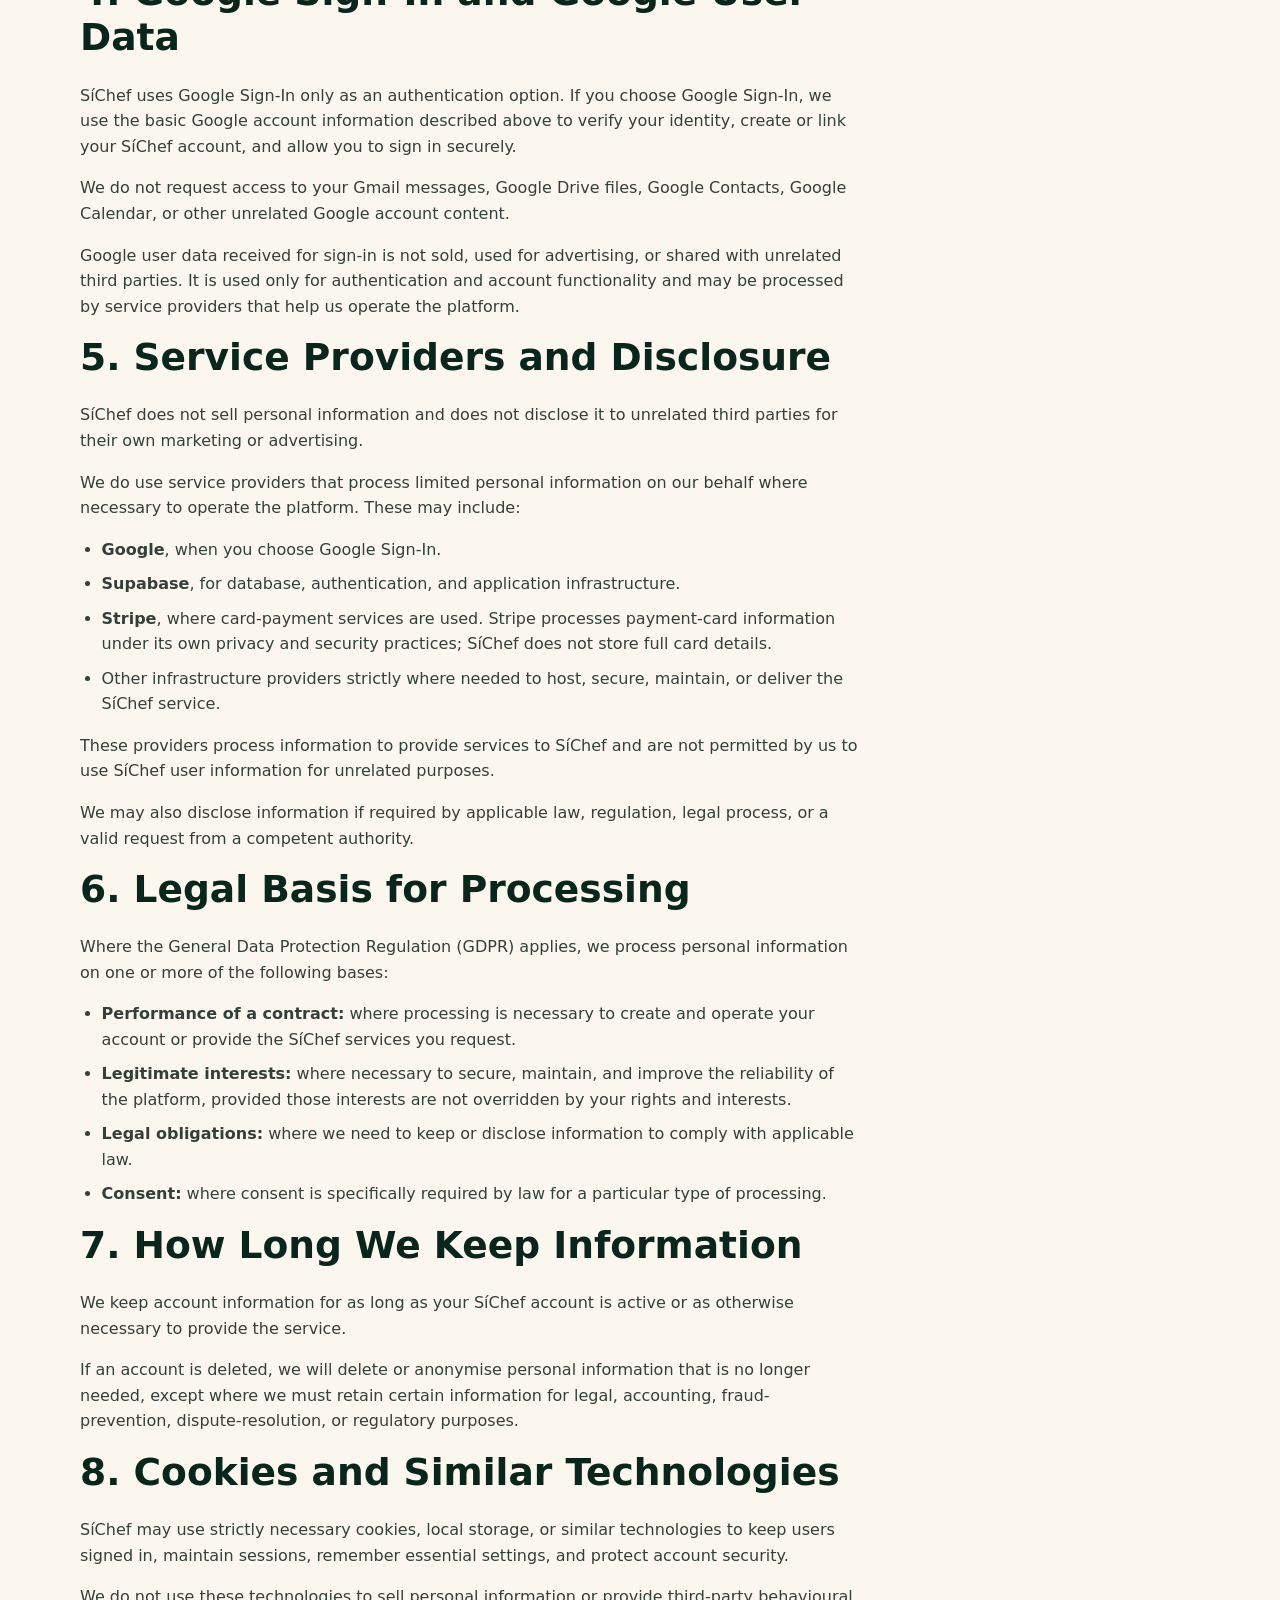
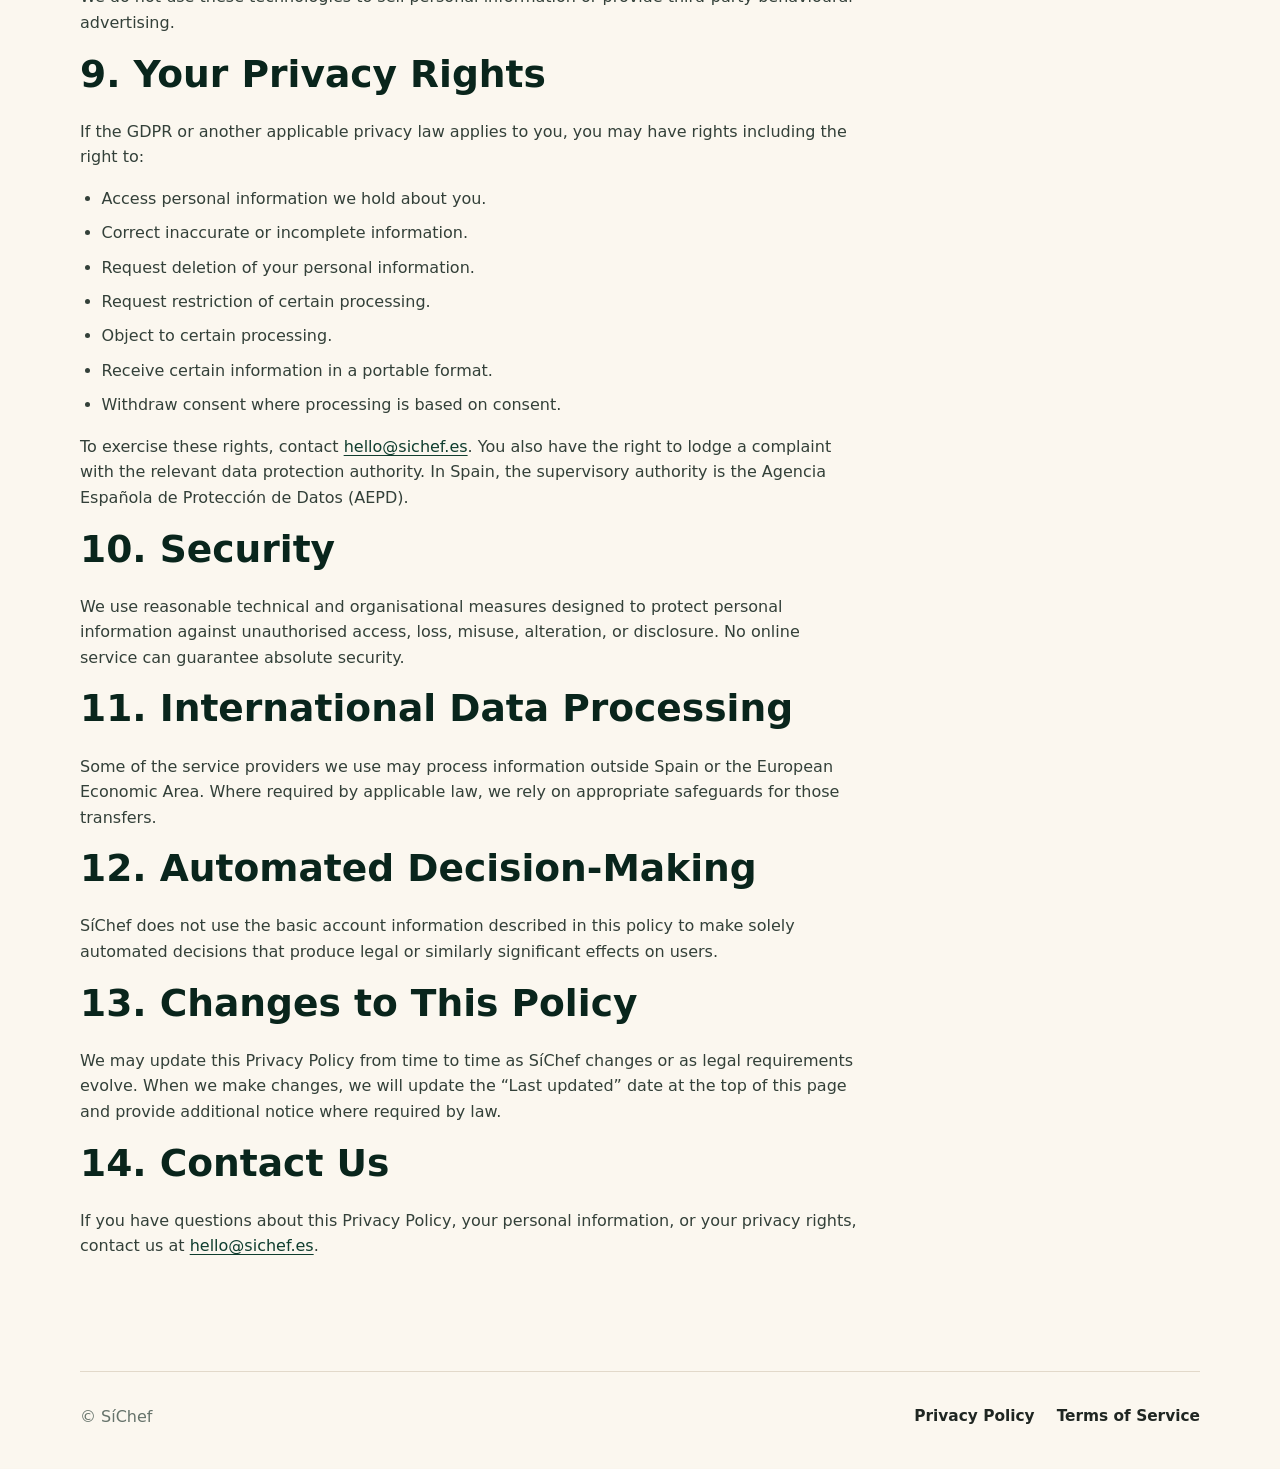
<file: privacy/index.html>
<!doctype html>
<html lang="en">
  <head>
    <meta charset="utf-8">
    <meta name="viewport" content="width=device-width, initial-scale=1">
    <title>Privacy Policy | SíChef</title>
    <meta name="description" content="Privacy Policy for the SíChef platform.">
    <link rel="canonical" href="https://legal.sichef.es/privacy/">
    <link rel="icon" href="/flame.svg" type="image/svg+xml"><link rel="icon" href="/favicon-32.png" sizes="32x32" type="image/png"><link rel="apple-touch-icon" href="/apple-touch-icon.png"><link rel="manifest" href="/site.webmanifest">
<link rel="stylesheet" href="/legal.css">
  </head>
  <body>
    <header class="site-header">
      <a class="brand" href="../" aria-label="SíChef home"><img src="/flame.svg" width="24" height="30" alt=""> SíChef</a>
      <nav class="nav" aria-label="Legal navigation">
        <a href="../privacy/" aria-current="page">Privacy Policy</a>
        <a href="../terms/">Terms of Service</a>
      </nav>
    </header>

    <main class="legal-layout">
      <article class="legal-content">
        <p class="eyebrow">Privacy Policy</p>
        <h1>Privacy Policy</h1>
        <p class="updated">Last updated: 27 August 2026</p>

        <section id="overview">
          <h2>1. Who We Are</h2>
          <p>
            SíChef is a food marketplace platform that connects independent chefs
            with local customers. This Privacy Policy explains how we collect,
            use, store, and protect personal information when you use the SíChef
            platform and related services.
          </p>
          <p>
            For data-protection purposes, the controller of your personal data is
            <strong>KHADIJA HAMMAWA</strong>.
          </p>
          <p>
            You can contact us about privacy at
            <a href="mailto:hello@sichef.es">hello@sichef.es</a>.
          </p>
        </section>

        <section id="information">
          <h2>2. Information We Collect</h2>
          <p>
            We aim to collect only the personal information needed to create and
            operate your SíChef account and provide the service.
          </p>
          <ul>
            <li>
              <strong>Basic account information:</strong> your name and email
              address.
            </li>
            <li>
              <strong>Authentication information:</strong> technical account and
              authentication identifiers needed to create your account, keep you
              signed in, and secure access to the platform.
            </li>
            <li>
              <strong>Google Sign-In information:</strong> if you choose to sign
              in with Google, we receive the basic information needed for sign-in,
              including your name, email address, and a unique Google account
              identifier. We use this information only to create, authenticate,
              and manage your SíChef account.
            </li>
            <li>
              <strong>Information you provide through SíChef:</strong> information
              you choose to submit when using platform features, such as profile
              information, order or event-related information, or messages sent
              to us for support.
            </li>
            <li>
              <strong>Transaction information:</strong> where a payment is made
              through SíChef, we may receive information such as payment status,
              amount, transaction identifier, refund status, and related records.
              We do not store full payment-card numbers.
            </li>
          </ul>
          <p>
            We do not intentionally collect sensitive personal information through
            the standard SíChef account-registration process.
          </p>
        </section>

        <section id="use">
          <h2>3. How We Use Your Information</h2>
          <p>We use personal information only where necessary to:</p>
          <ul>
            <li>Create, authenticate, and manage your SíChef account.</li>
            <li>Provide the features and services you request.</li>
            <li>Connect customers and chefs through the platform.</li>
            <li>Maintain transaction and booking records where applicable.</li>
            <li>Respond to support requests or messages you send us.</li>
            <li>Protect the security and integrity of the platform.</li>
            <li>Comply with applicable legal and regulatory obligations.</li>
          </ul>
          <p>
            We do not use your personal information for third-party advertising,
            and we do not sell your personal information.
          </p>
        </section>

        <section id="google">
          <h2>4. Google Sign-In and Google User Data</h2>
          <p>
            SíChef uses Google Sign-In only as an authentication option. If you
            choose Google Sign-In, we use the basic Google account information
            described above to verify your identity, create or link your SíChef
            account, and allow you to sign in securely.
          </p>
          <p>
            We do not request access to your Gmail messages, Google Drive files,
            Google Contacts, Google Calendar, or other unrelated Google account
            content.
          </p>
          <p>
            Google user data received for sign-in is not sold, used for
            advertising, or shared with unrelated third parties. It is used only
            for authentication and account functionality and may be processed by
            service providers that help us operate the platform.
          </p>
        </section>

        <section id="sharing">
          <h2>5. Service Providers and Disclosure</h2>
          <p>
            SíChef does not sell personal information and does not disclose it to
            unrelated third parties for their own marketing or advertising.
          </p>
          <p>
            We do use service providers that process limited personal information
            on our behalf where necessary to operate the platform. These may
            include:
          </p>
          <ul>
            <li>
              <strong>Google</strong>, when you choose Google Sign-In.
            </li>
            <li>
              <strong>Supabase</strong>, for database, authentication, and
              application infrastructure.
            </li>
            <li>
              <strong>Stripe</strong>, where card-payment services are used.
              Stripe processes payment-card information under its own privacy
              and security practices; SíChef does not store full card details.
            </li>
            <li>
              Other infrastructure providers strictly where needed to host,
              secure, maintain, or deliver the SíChef service.
            </li>
          </ul>
          <p>
            These providers process information to provide services to SíChef and
            are not permitted by us to use SíChef user information for unrelated
            purposes.
          </p>
          <p>
            We may also disclose information if required by applicable law,
            regulation, legal process, or a valid request from a competent
            authority.
          </p>
        </section>

        <section id="legal-basis">
          <h2>6. Legal Basis for Processing</h2>
          <p>
            Where the General Data Protection Regulation (GDPR) applies, we
            process personal information on one or more of the following bases:
          </p>
          <ul>
            <li>
              <strong>Performance of a contract:</strong> where processing is
              necessary to create and operate your account or provide the SíChef
              services you request.
            </li>
            <li>
              <strong>Legitimate interests:</strong> where necessary to secure,
              maintain, and improve the reliability of the platform, provided
              those interests are not overridden by your rights and interests.
            </li>
            <li>
              <strong>Legal obligations:</strong> where we need to keep or
              disclose information to comply with applicable law.
            </li>
            <li>
              <strong>Consent:</strong> where consent is specifically required by
              law for a particular type of processing.
            </li>
          </ul>
        </section>

        <section id="retention">
          <h2>7. How Long We Keep Information</h2>
          <p>
            We keep account information for as long as your SíChef account is
            active or as otherwise necessary to provide the service.
          </p>
          <p>
            If an account is deleted, we will delete or anonymise personal
            information that is no longer needed, except where we must retain
            certain information for legal, accounting, fraud-prevention,
            dispute-resolution, or regulatory purposes.
          </p>
        </section>

        <section id="cookies">
          <h2>8. Cookies and Similar Technologies</h2>
          <p>
            SíChef may use strictly necessary cookies, local storage, or similar
            technologies to keep users signed in, maintain sessions, remember
            essential settings, and protect account security.
          </p>
          <p>
            We do not use these technologies to sell personal information or
            provide third-party behavioural advertising.
          </p>
        </section>

        <section id="rights">
          <h2>9. Your Privacy Rights</h2>
          <p>
            If the GDPR or another applicable privacy law applies to you, you may
            have rights including the right to:
          </p>
          <ul>
            <li>Access personal information we hold about you.</li>
            <li>Correct inaccurate or incomplete information.</li>
            <li>Request deletion of your personal information.</li>
            <li>Request restriction of certain processing.</li>
            <li>Object to certain processing.</li>
            <li>Receive certain information in a portable format.</li>
            <li>Withdraw consent where processing is based on consent.</li>
          </ul>
          <p>
            To exercise these rights, contact
            <a href="mailto:hello@sichef.es">hello@sichef.es</a>.
            You also have the right to lodge a complaint with the relevant data
            protection authority. In Spain, the supervisory authority is the
            Agencia Española de Protección de Datos (AEPD).
          </p>
        </section>

        <section id="security">
          <h2>10. Security</h2>
          <p>
            We use reasonable technical and organisational measures designed to
            protect personal information against unauthorised access, loss,
            misuse, alteration, or disclosure. No online service can guarantee
            absolute security.
          </p>
        </section>

        <section id="transfers">
          <h2>11. International Data Processing</h2>
          <p>
            Some of the service providers we use may process information outside
            Spain or the European Economic Area. Where required by applicable
            law, we rely on appropriate safeguards for those transfers.
          </p>
        </section>

        <section id="automated-decisions">
          <h2>12. Automated Decision-Making</h2>
          <p>
            SíChef does not use the basic account information described in this
            policy to make solely automated decisions that produce legal or
            similarly significant effects on users.
          </p>
        </section>

        <section id="changes">
          <h2>13. Changes to This Policy</h2>
          <p>
            We may update this Privacy Policy from time to time as SíChef changes
            or as legal requirements evolve. When we make changes, we will update
            the “Last updated” date at the top of this page and provide
            additional notice where required by law.
          </p>
        </section>

        <section id="contact">
          <h2>14. Contact Us</h2>
          <p>
            If you have questions about this Privacy Policy, your personal
            information, or your privacy rights, contact us at
            <a href="mailto:hello@sichef.es">hello@sichef.es</a>.
          </p>
        </section>
      </article>

      <aside class="page-nav" aria-label="Privacy Policy sections">
        <h2>On this page</h2>
        <a href="#overview">Who we are</a>
        <a href="#information">Information collected</a>
        <a href="#use">How information is used</a>
        <a href="#google">Google Sign-In</a>
        <a href="#sharing">Service providers</a>
        <a href="#legal-basis">Legal basis</a>
        <a href="#retention">Retention</a>
        <a href="#rights">Your rights</a>
        <a href="#security">Security</a>
        <a href="#contact">Contact</a>
      </aside>
    </main>

    <footer class="site-footer">
      <span>© SíChef</span>
      <nav class="footer-nav" aria-label="Footer navigation">
        <a href="../privacy/" aria-current="page">Privacy Policy</a>
        <a href="../terms/">Terms of Service</a>
      </nav>
    </footer>
  </body>
</html>
</file>
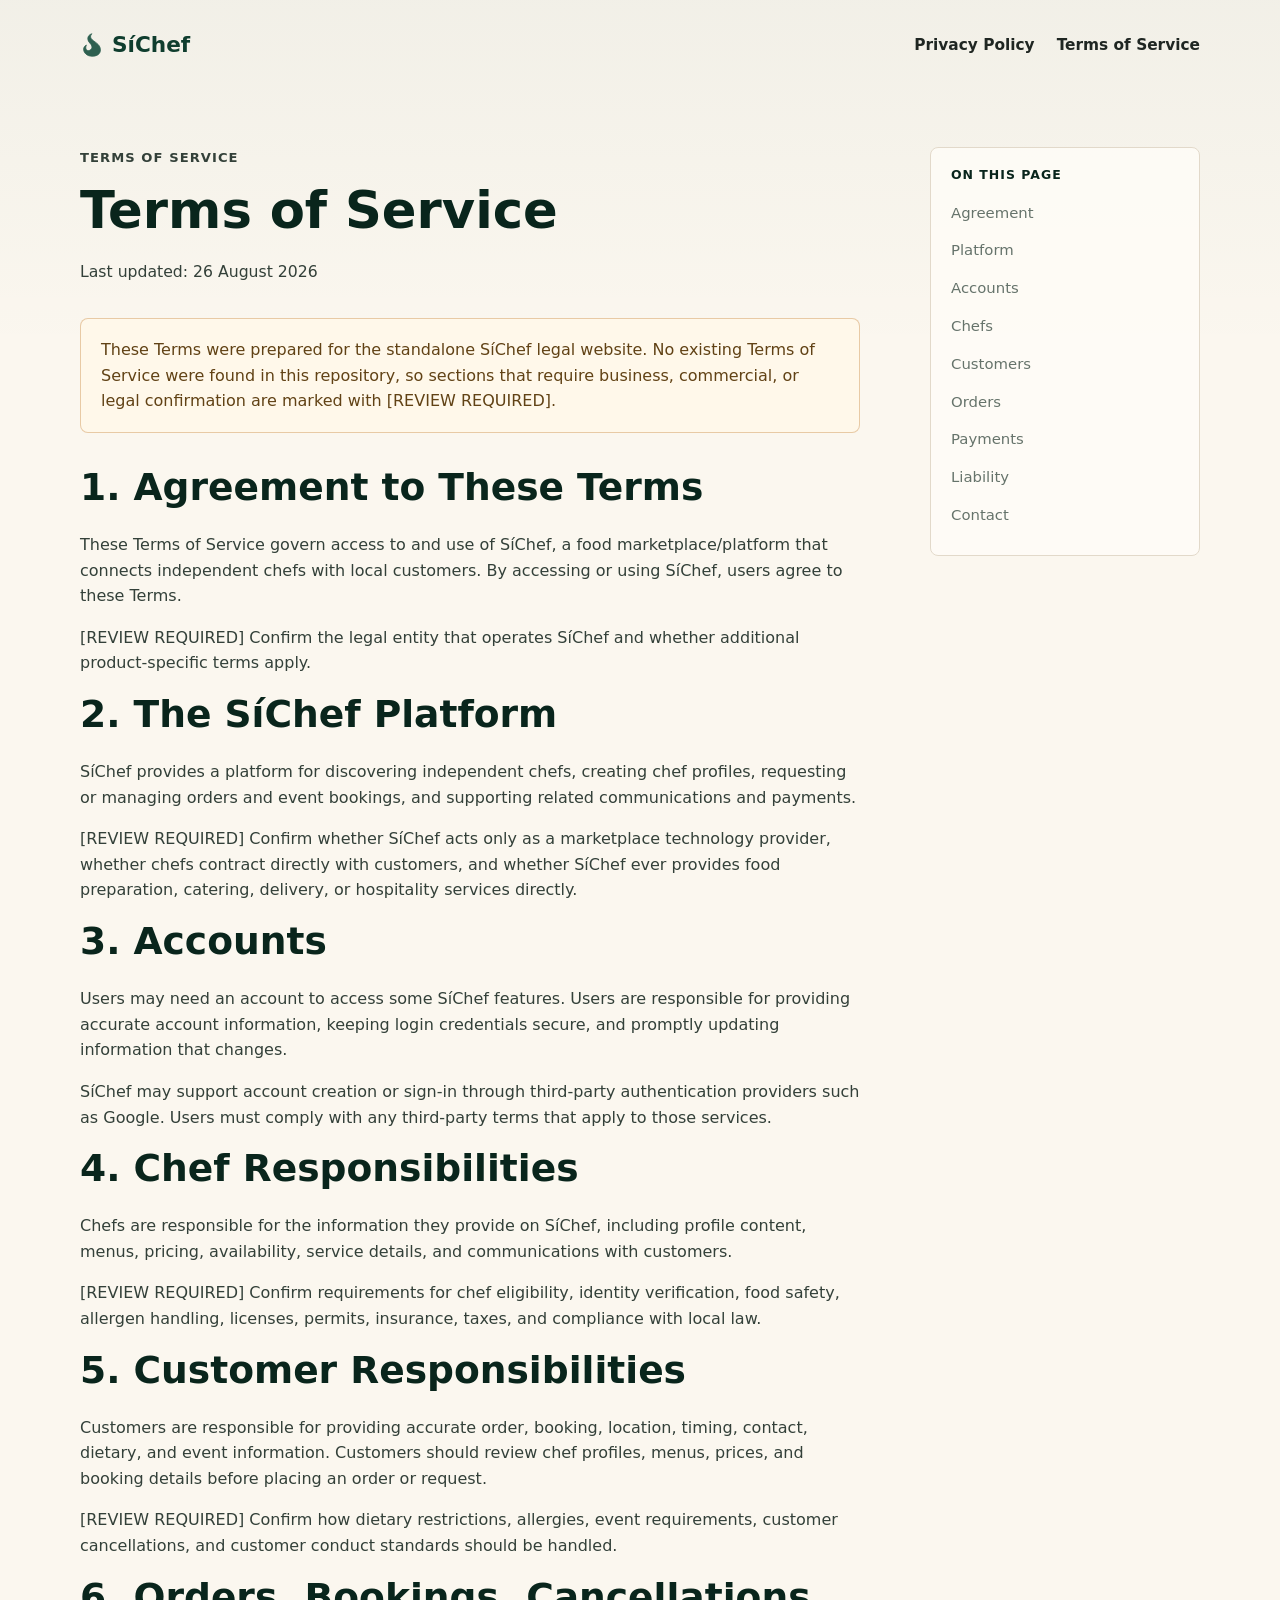
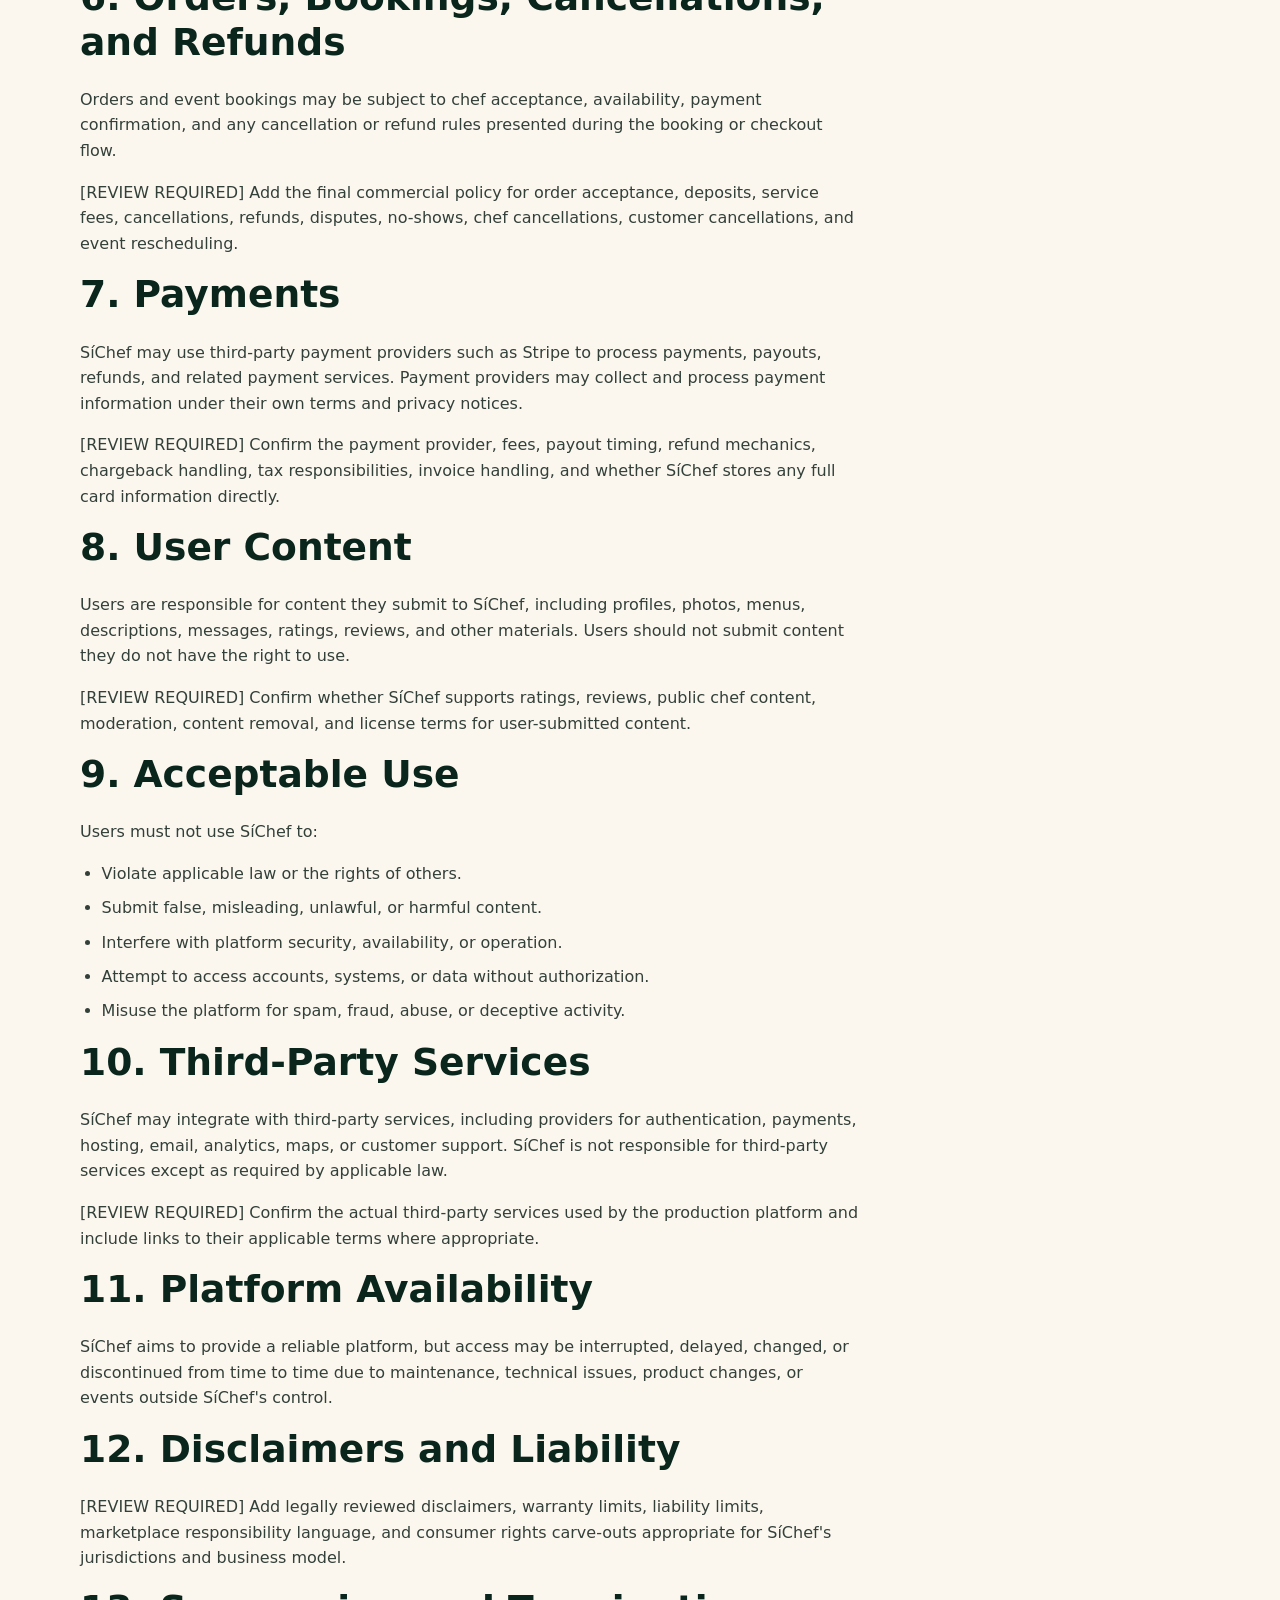
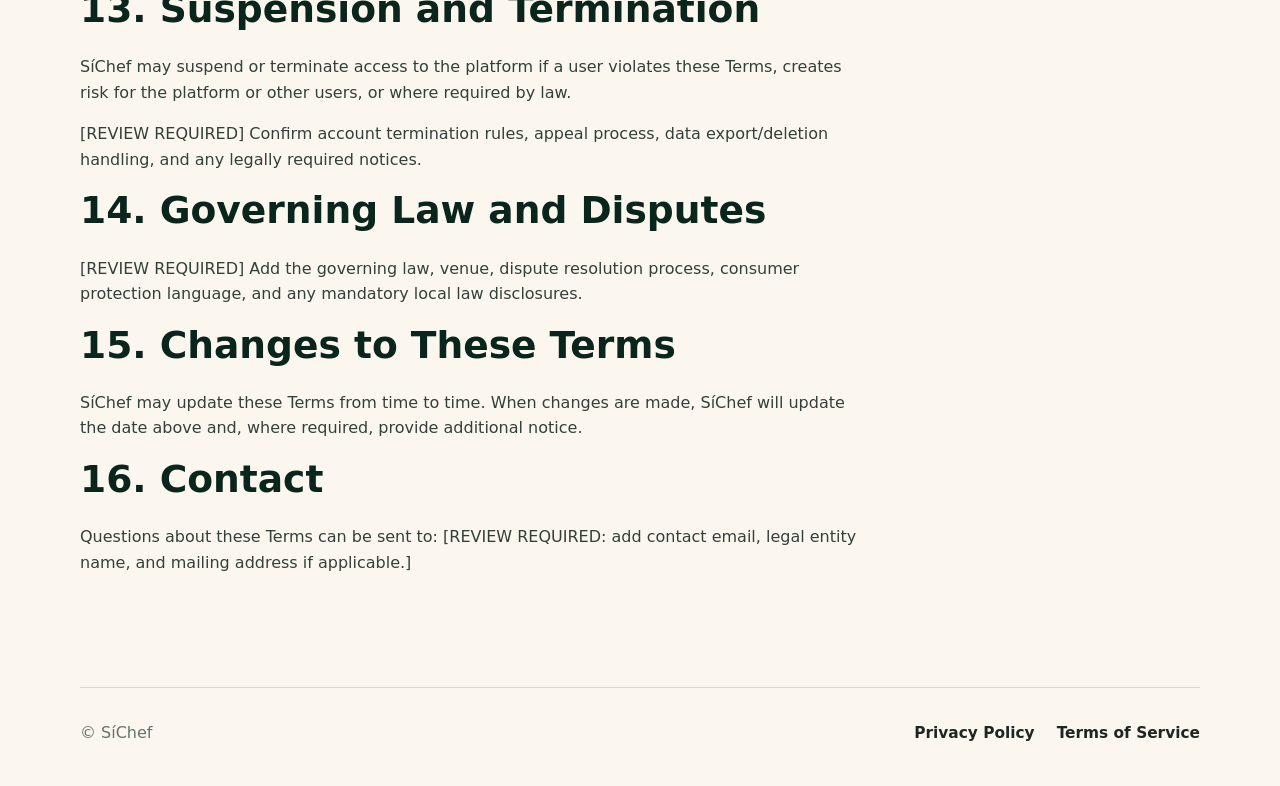
<file: terms/index.html>
<!doctype html>
<html lang="en">
  <head>
    <meta charset="utf-8">
    <meta name="viewport" content="width=device-width, initial-scale=1">
    <title>Terms of Service | SíChef</title>
    <meta
      name="description"
      content="Terms of Service for the SíChef platform."
    >
    <link rel="canonical" href="https://legal.sichef.es/terms/">
    <link rel="icon" href="/flame.svg" type="image/svg+xml"><link rel="icon" href="/favicon-32.png" sizes="32x32" type="image/png"><link rel="apple-touch-icon" href="/apple-touch-icon.png"><link rel="manifest" href="/site.webmanifest">
<link rel="stylesheet" href="/legal.css">
  </head>
  <body>
    <header class="site-header">
      <a class="brand" href="../" aria-label="SíChef home"><img src="/flame.svg" width="24" height="30" alt=""> SíChef</a>
      <nav class="nav" aria-label="Legal navigation">
        <a href="../privacy/">Privacy Policy</a>
        <a href="../terms/" aria-current="page">Terms of Service</a>
      </nav>
    </header>

    <main class="legal-layout">
      <article class="legal-content">
        <p class="eyebrow">Terms of Service</p>
        <h1>Terms of Service</h1>
        <p class="updated">Last updated: 26 August 2026</p>

        <div class="notice">
          These Terms were prepared for the standalone SíChef legal website. No
          existing Terms of Service were found in this repository, so sections
          that require business, commercial, or legal confirmation are marked
          with [REVIEW REQUIRED].
        </div>

        <section id="agreement">
          <h2>1. Agreement to These Terms</h2>
          <p>
            These Terms of Service govern access to and use of SíChef, a
            food marketplace/platform that connects independent chefs with local
            customers. By accessing or using SíChef, users agree to these Terms.
          </p>
          <p>
            [REVIEW REQUIRED] Confirm the legal entity that operates SíChef and
            whether additional product-specific terms apply.
          </p>
        </section>

        <section id="platform">
          <h2>2. The SíChef Platform</h2>
          <p>
            SíChef provides a platform for discovering independent chefs,
            creating chef profiles, requesting or managing orders and event
            bookings, and supporting related communications and payments.
          </p>
          <p>
            [REVIEW REQUIRED] Confirm whether SíChef acts only as a marketplace
            technology provider, whether chefs contract directly with customers,
            and whether SíChef ever provides food preparation, catering,
            delivery, or hospitality services directly.
          </p>
        </section>

        <section id="accounts">
          <h2>3. Accounts</h2>
          <p>
            Users may need an account to access some SíChef features. Users are
            responsible for providing accurate account information, keeping login
            credentials secure, and promptly updating information that changes.
          </p>
          <p>
            SíChef may support account creation or sign-in through third-party
            authentication providers such as Google. Users must comply with any
            third-party terms that apply to those services.
          </p>
        </section>

        <section id="chefs">
          <h2>4. Chef Responsibilities</h2>
          <p>
            Chefs are responsible for the information they provide on SíChef,
            including profile content, menus, pricing, availability, service
            details, and communications with customers.
          </p>
          <p>
            [REVIEW REQUIRED] Confirm requirements for chef eligibility,
            identity verification, food safety, allergen handling, licenses,
            permits, insurance, taxes, and compliance with local law.
          </p>
        </section>

        <section id="customers">
          <h2>5. Customer Responsibilities</h2>
          <p>
            Customers are responsible for providing accurate order, booking,
            location, timing, contact, dietary, and event information. Customers
            should review chef profiles, menus, prices, and booking details
            before placing an order or request.
          </p>
          <p>
            [REVIEW REQUIRED] Confirm how dietary restrictions, allergies, event
            requirements, customer cancellations, and customer conduct standards
            should be handled.
          </p>
        </section>

        <section id="orders">
          <h2>6. Orders, Bookings, Cancellations, and Refunds</h2>
          <p>
            Orders and event bookings may be subject to chef acceptance,
            availability, payment confirmation, and any cancellation or refund
            rules presented during the booking or checkout flow.
          </p>
          <p>
            [REVIEW REQUIRED] Add the final commercial policy for order
            acceptance, deposits, service fees, cancellations, refunds, disputes,
            no-shows, chef cancellations, customer cancellations, and event
            rescheduling.
          </p>
        </section>

        <section id="payments">
          <h2>7. Payments</h2>
          <p>
            SíChef may use third-party payment providers such as Stripe to
            process payments, payouts, refunds, and related payment services.
            Payment providers may collect and process payment information under
            their own terms and privacy notices.
          </p>
          <p>
            [REVIEW REQUIRED] Confirm the payment provider, fees, payout timing,
            refund mechanics, chargeback handling, tax responsibilities, invoice
            handling, and whether SíChef stores any full card information
            directly.
          </p>
        </section>

        <section id="content">
          <h2>8. User Content</h2>
          <p>
            Users are responsible for content they submit to SíChef, including
            profiles, photos, menus, descriptions, messages, ratings, reviews,
            and other materials. Users should not submit content they do not have
            the right to use.
          </p>
          <p>
            [REVIEW REQUIRED] Confirm whether SíChef supports ratings, reviews,
            public chef content, moderation, content removal, and license terms
            for user-submitted content.
          </p>
        </section>

        <section id="acceptable-use">
          <h2>9. Acceptable Use</h2>
          <p>Users must not use SíChef to:</p>
          <ul>
            <li>Violate applicable law or the rights of others.</li>
            <li>Submit false, misleading, unlawful, or harmful content.</li>
            <li>Interfere with platform security, availability, or operation.</li>
            <li>Attempt to access accounts, systems, or data without authorization.</li>
            <li>Misuse the platform for spam, fraud, abuse, or deceptive activity.</li>
          </ul>
        </section>

        <section id="third-parties">
          <h2>10. Third-Party Services</h2>
          <p>
            SíChef may integrate with third-party services, including providers
            for authentication, payments, hosting, email, analytics, maps, or
            customer support. SíChef is not responsible for third-party services
            except as required by applicable law.
          </p>
          <p>
            [REVIEW REQUIRED] Confirm the actual third-party services used by
            the production platform and include links to their applicable terms
            where appropriate.
          </p>
        </section>

        <section id="availability">
          <h2>11. Platform Availability</h2>
          <p>
            SíChef aims to provide a reliable platform, but access may be
            interrupted, delayed, changed, or discontinued from time to time due
            to maintenance, technical issues, product changes, or events outside
            SíChef's control.
          </p>
        </section>

        <section id="liability">
          <h2>12. Disclaimers and Liability</h2>
          <p>
            [REVIEW REQUIRED] Add legally reviewed disclaimers, warranty limits,
            liability limits, marketplace responsibility language, and consumer
            rights carve-outs appropriate for SíChef's jurisdictions and business
            model.
          </p>
        </section>

        <section id="termination">
          <h2>13. Suspension and Termination</h2>
          <p>
            SíChef may suspend or terminate access to the platform if a user
            violates these Terms, creates risk for the platform or other users,
            or where required by law.
          </p>
          <p>
            [REVIEW REQUIRED] Confirm account termination rules, appeal process,
            data export/deletion handling, and any legally required notices.
          </p>
        </section>

        <section id="law">
          <h2>14. Governing Law and Disputes</h2>
          <p>
            [REVIEW REQUIRED] Add the governing law, venue, dispute resolution
            process, consumer protection language, and any mandatory local law
            disclosures.
          </p>
        </section>

        <section id="changes">
          <h2>15. Changes to These Terms</h2>
          <p>
            SíChef may update these Terms from time to time. When changes are
            made, SíChef will update the date above and, where required, provide
            additional notice.
          </p>
        </section>

        <section id="contact">
          <h2>16. Contact</h2>
          <p>
            Questions about these Terms can be sent to: [REVIEW REQUIRED: add
            contact email, legal entity name, and mailing address if
            applicable.]
          </p>
        </section>
      </article>

      <aside class="page-nav" aria-label="Terms of Service sections">
        <h2>On this page</h2>
        <a href="#agreement">Agreement</a>
        <a href="#platform">Platform</a>
        <a href="#accounts">Accounts</a>
        <a href="#chefs">Chefs</a>
        <a href="#customers">Customers</a>
        <a href="#orders">Orders</a>
        <a href="#payments">Payments</a>
        <a href="#liability">Liability</a>
        <a href="#contact">Contact</a>
      </aside>
    </main>

    <footer class="site-footer">
      <span>© SíChef</span>
      <nav class="footer-nav" aria-label="Footer navigation">
        <a href="../privacy/">Privacy Policy</a>
        <a href="../terms/" aria-current="page">Terms of Service</a>
      </nav>
    </footer>
  </body>
</html>
</file>
<file: style.css>
*{box-sizing:border-box}html{scroll-behavior:smooth;scroll-padding-top:110px}body{margin:0;background:#f9f5ea;color:#244536;font:16px/1.65 Arial,sans-serif}a{color:inherit;text-decoration:none}button{font:inherit;color:inherit;cursor:pointer}a:hover{text-decoration:underline;text-underline-offset:5px}header,main,footer{width:min(1280px,90%);margin:auto}header{display:flex;align-items:center;justify-content:space-between;padding:18px 0;border-bottom:1px solid #c5cabc;gap:18px}.brand{font:bold 36px Georgia;letter-spacing:-2px;display:flex;gap:7px;align-items:center}.brand img{width:25px;height:34px}nav{display:flex;gap:26px;align-items:center;font-size:14px;font-weight:600}nav .active{color:#b34e2e}#lang{background:transparent;border:1px solid #9cae9f;border-radius:50%;height:38px;width:38px}.pill{display:inline-flex;justify-content:center;align-items:center;background:#244536;color:#fff7e7;padding:13px 24px;border-radius:40px;font-size:15px;font-weight:600;transition:transform .2s,background .2s}.pill:hover{background:#396047;transform:translateY(-2px);text-decoration:none}.text-link{display:inline-block;border:0;font-weight:600;font-size:14px;margin:16px 0;text-decoration-line:underline;text-decoration-thickness:1px;text-underline-offset:4px;transition:color .18s ease}.text-link:hover{color:#a84d2b;text-decoration-line:underline;text-decoration-thickness:1px;text-underline-offset:4px}.text-link:focus-visible{outline:2px solid #a84d2b;outline-offset:5px;border-radius:2px}.hero .text-link{margin-left:20px}section{padding:76px 0}h1,h2,h3{font-family:Georgia,serif;font-weight:400;line-height:1.08;letter-spacing:-.045em}h1{font-size:clamp(62px,7vw,102px);line-height:1;margin:24px 0}h1 em{display:block;color:#b34e2e}h2{font-size:clamp(36px,4.3vw,58px);margin:16px 0 28px;max-width:850px}h3{font-size:30px;margin:16px 0}p{max-width:600px}.kicker,figcaption,.caption,.photo-label{font-size:11px;letter-spacing:1.5px;font-weight:600}.kicker{text-transform:uppercase}.hero{display:grid;grid-template-columns:1fr 1fr;gap:6%;align-items:center;padding:55px 0 76px}.hero p{font-size:18px;margin-bottom:25px}.hero figure{margin:0}.hero figure img{width:100%;height:485px;object-fit:cover;border-radius:110px 10px 10px 10px}figcaption{text-align:right;margin-top:10px}.spotlight{display:grid;grid-template-columns:1.1fr 1fr;gap:6%;align-items:center;border-top:1px solid #c5cabc}.spotlight-image{position:relative}.spotlight-image img{width:100%;height:330px;object-fit:cover;border-radius:8px}.photo-label{position:absolute;bottom:20px;left:14px;background:#f9f5ea;padding:4px 10px;letter-spacing:.3px;border-radius:4px}.spotlight h2{font-size:50px}.benefits{background:#244536;color:#fff4df;padding:48px;border-radius:12px}.benefits h2{max-width:650px}.benefit-grid{display:grid;grid-template-columns:repeat(3,1fr);gap:32px}.benefit-grid h3{font-size:27px}.benefit-grid p{font-size:15px;color:#e2e8d8}.icon{font-size:32px;color:#f1a37f}.benefit-strip{border-top:1px solid #78907d;display:flex;justify-content:space-between;gap:20px;padding-top:22px;margin-top:24px;font-size:13px}.tabs{display:grid;grid-template-columns:repeat(4,1fr);gap:8px}.tabs button{padding:16px 12px;border:1px solid #c9cbbc;background:transparent;border-radius:8px;text-align:left;font-size:14px;font-weight:600;transition:background .2s}.tabs button[aria-selected=true]{background:#b34e2e;color:white;border-color:#b34e2e}.tabs small{opacity:.8;margin-right:8px}.demo-panel{display:grid;grid-template-columns:1.1fr 1fr;gap:7%;align-items:center;background:#f0ebdf;padding:30px;margin-top:16px;border-radius:12px;animation:appear .25s ease}.demo-panel[hidden]{display:none}.demo-panel h3{font-size:42px;max-width:420px}.screen{height:430px;display:flex;justify-content:center;align-items:center}.screen img{width:100%;height:100%;object-fit:contain;border-radius:8px}.caption{color:#667261;font-size:11px;letter-spacing:.4px;text-align:center;max-width:none}.chef-invite{display:grid;grid-template-columns:.8fr 1.2fr;align-items:center;gap:7%;padding:45px;background:#244536;color:#fff4df;border-radius:12px}.chef-invite img{width:100%;border-radius:12px}.light{background:#f9eedc;color:#244536}.light:hover{background:#eadbc4}.about{display:grid;grid-template-columns:1fr 1fr;gap:8%;border-bottom:1px solid #c5cabc}.mascot{width:120px;height:115px;object-fit:contain;border-radius:20px}.faq{display:grid;grid-template-columns:1fr 1.1fr;gap:9%}details{border-bottom:1px solid #bcc5b7;padding:18px 0}summary{cursor:pointer;font-weight:600;list-style:none;padding-right:24px;position:relative}summary::after{content:'+';position:absolute;right:0}details[open] summary::after{content:'−'}details p{font-size:15px;margin-bottom:8px}footer{border-top:1px solid #c5cabc;padding:35px 0;display:flex;justify-content:space-between;gap:25px}footer>div{display:flex;flex-direction:column;gap:8px;font-size:14px}footer p{margin:0}footer small{font-size:11px}.hero-art{width:100%;max-height:480px;object-fit:contain;border-radius:18px}.onboarding{border-top:1px solid #c5cabc}.onboarding ol{display:grid;grid-template-columns:repeat(3,1fr);gap:40px;padding-left:24px}.onboarding li{padding-left:8px}.onboarding h3{font-size:27px}.final-cta{text-align:center;padding:40px 0 70px}.final-cta h2{margin:0 auto 30px}.menu-toggle{display:none}.skip{position:absolute;top:-100px;left:20px;background:white;padding:12px;z-index:10}.skip:focus{top:0}:focus-visible{outline:3px solid #dc783f;outline-offset:4px}@keyframes appear{from{opacity:0;transform:translateY(5px)}to{opacity:1;transform:none}}@media(max-width:800px){header{flex-wrap:wrap}.menu-toggle{display:block;background:transparent;border:1px solid #aab7a6;border-radius:8px;padding:7px 12px}nav{display:none;width:100%;flex-wrap:wrap;padding:15px 0}nav.open{display:flex}.hero,.spotlight,.chef-invite,.about,.faq{grid-template-columns:1fr;gap:28px}section{padding:46px 0}.hero{padding:35px 0 45px}h1{font-size:clamp(57px,11vw,80px)}.hero figure img{height:330px;border-top-left-radius:70px}.benefits{padding:28px}.benefit-grid{grid-template-columns:1fr;gap:12px}.benefit-grid article{border-top:1px solid #78907d;padding-top:18px}.benefit-grid .icon{float:left;margin-right:16px}.benefit-grid p{margin-bottom:10px}.benefit-strip{flex-wrap:wrap;justify-content:flex-start}.demo-panel{grid-template-columns:1fr;gap:18px;padding:20px}.screen{height:330px}.demo-panel h3{font-size:34px}.tabs{grid-template-columns:repeat(2,1fr)}.tabs button{min-height:62px}.chef-invite{padding:25px}.chef-invite img{max-width:240px;justify-self:center}.hero-art{max-height:330px}.onboarding ol{grid-template-columns:1fr;gap:8px}footer{flex-wrap:wrap}.spotlight h2{font-size:42px}.about{gap:8px}}@media(prefers-reduced-motion:reduce){html{scroll-behavior:auto}*,*::before,*::after{animation:none!important;transition:none!important}}

.cpc-carousel{min-width:0;max-width:510px;width:100%;margin:auto}
.cpc-slide{margin:0}
.cpc-slide[hidden]{display:none}
.cpc-slide img{display:block;width:100%;height:auto;aspect-ratio:4/5;object-fit:contain;background:#ede8df;border-radius:12px}
.cpc-slide figcaption{text-align:left;margin:12px 0 0;font-size:13px;letter-spacing:.3px}
.cpc-controls{display:flex;align-items:center;justify-content:space-between;gap:8px;margin-top:12px}
.cpc-controls>button{background:transparent;border:1px solid #aab7a6;border-radius:30px;min-height:44px;padding:6px 14px}
.cpc-controls>button:hover{background:#e9e5d8}
.cpc-dots{display:flex;justify-content:center}
.cpc-dot{width:30px;height:44px;border:0;background:transparent;padding:0;display:grid;place-items:center}
.cpc-dot span{width:7px;height:7px;border-radius:50%;background:#a7b1a4}
.cpc-dot[aria-current=true] span{background:#b34e2e;width:19px;border-radius:8px}
.cpc-bottom{display:flex;align-items:center;justify-content:space-between;margin-top:8px;font-size:12px}
@media(max-width:400px){.cpc-dot{width:25px}.cpc-controls>button{padding:6px 12px}}

/* Original app screenshots in lightweight device frames. */
.screen.app-mockup{height:auto;min-height:560px;gap:18px;padding:24px 12px;isolation:isolate;position:relative}
.app-mockup::before{content:"";position:absolute;inset:13% 0 8%;border-radius:50%;background:#e9dfd0;z-index:-1}
.phone-frame{width:248px;max-width:78%;flex:0 1 248px;padding:6px;background:#202622;border:1px solid #777e76;border-radius:34px;box-shadow:0 18px 32px -20px #24453666,0 2px 4px #24453633;overflow:hidden;line-height:0}
.screen .phone-frame img{display:block;width:100%;height:auto;object-fit:contain;border-radius:28px}
.phone-pair .phone-frame{width:46%;max-width:232px;flex:0 1 232px;border-radius:30px;padding:5px}
.phone-pair .phone-frame img{border-radius:24px}
.phone-pair .phone-frame:first-child{transform:translateY(-14px)}
.phone-pair .phone-frame:last-child{transform:translateY(14px)}
@media(max-width:800px){.screen.app-mockup{min-height:470px;padding:24px 0}.phone-frame{width:224px;flex-basis:224px}.phone-pair{gap:12px}.phone-pair .phone-frame{max-width:210px}}
@media(max-width:430px){.screen.app-mockup{min-height:390px}.phone-pair{gap:8px}.phone-pair .phone-frame{border-radius:23px;padding:4px}.phone-pair .phone-frame img{border-radius:18px}}

/* Illustrative chef-to-customer conversation and clearly labeled sample performance */
.chef-connect-demo{flex-wrap:wrap;align-items:center;justify-content:center}
.message-demo{position:relative}
.message-demo .demo-chat{position:absolute;top:43%;left:9%;right:9%;display:flex;flex-direction:column;gap:9px;line-height:1.35;font-family:system-ui,sans-serif;font-size:10px}
.demo-chat>div{max-width:85%;padding:9px 10px;border-radius:12px;box-shadow:0 1px 3px #00000018}
.chat-in{align-self:flex-start;background:#eeece8;color:#1b3029}
.chat-out{align-self:flex-end;background:#2c604d;color:#fff}
.demo-revenue{width:190px;max-width:90%;background:#fffdf8;color:#18372c;padding:22px 16px;border:1px solid #ddd7cc;border-radius:19px;box-shadow:0 15px 28px #24453618;display:flex;flex-direction:column;gap:8px;text-align:center}
.demo-revenue span{font-size:9px;letter-spacing:1.3px;font-weight:800;color:#6b8175}
.demo-revenue strong{font-size:37px;letter-spacing:-1px;font-family:Georgia,serif}
.demo-revenue small{font-size:11px;color:#617669;line-height:1.4}
@media(max-width:540px){.chef-connect-demo .demo-revenue{width:85%;padding:12px}.demo-revenue strong{font-size:28px}}


/* Events landing page — matches SíChef's original typography and palette. */
.events-page{overflow-x:hidden}.events-page .rust{color:#b95630}.events-hero{display:grid;grid-template-columns:1fr 1fr;align-items:center;gap:5%;padding:64px 0 58px}.events-hero h1{font-size:clamp(47px,5.4vw,78px);letter-spacing:-.055em;line-height:1.06;margin:16px 0 20px}.events-hero p{font-size:18px;line-height:1.55}.events-hero-image{position:relative;min-width:0}.events-hero-image img{width:100%;height:400px;object-fit:cover;border-radius:110px 16px 16px 16px;display:block}.events-hero-image span{position:absolute;bottom:17px;right:17px;background:#fff9edeb;border-radius:20px;padding:7px 14px;font-size:12px;font-weight:700}.events-actions{display:flex;flex-wrap:wrap;align-items:center;gap:12px;margin-top:26px}.pill.terracotta{background:#bd5833}.pill.terracotta:hover{background:#9e4226}.outline-pill{display:inline-flex;align-items:center;justify-content:center;border:1.5px solid #244536;border-radius:40px;padding:11px 22px;font-size:15px;font-weight:700;min-height:49px;transition:background .2s}.outline-pill:hover{background:#e8e6d7;text-decoration:none}.events-section-head{text-align:center}.events-section-head h2,.events-formats>h2,.events-last h2{margin:12px auto 15px}.events-section-head p{margin:0 auto}.events-guests{border-top:1px solid #d9d8c9;padding:74px 0 65px}.events-guests-grid{display:grid;grid-template-columns:1fr 1.1fr;gap:35px;align-items:center;margin-top:42px}.events-steps{display:grid;grid-template-columns:repeat(3,1fr);gap:17px;text-align:center}.events-steps h3{font:700 19px/1.2 Georgia,serif;letter-spacing:-.025em;margin:12px 0}.events-steps p{font-size:13px;line-height:1.5;margin:0}.step-icon{display:grid;place-items:center;width:66px;height:66px;margin:auto;border-radius:50%;background:#f2e6d9;color:#b95630;font-size:31px}.events-phones{display:flex;justify-content:center;align-items:center;gap:9px;position:relative;isolation:isolate;padding:30px 8px}.events-phones:before{content:"";position:absolute;inset:18% 0 9%;background:#dfbdab;border-radius:45% 55% 48% 52%;z-index:-1;transform:rotate(-9deg)}.event-phone{width:33%;height:340px;max-width:190px;border:5px solid #1c2923;border-radius:27px;background:#fbf9f5;box-shadow:0 18px 30px #1e382d29;overflow:hidden;flex-shrink:0;color:#203c2e;font-family:Arial,sans-serif;line-height:1.35}.events-phones.trio .event-phone:first-child{transform:rotate(-6deg) translateY(13px)}.events-phones.trio .event-phone:last-child{transform:rotate(6deg) translateY(13px)}.phone-status{display:flex;justify-content:space-between;font-size:8px;padding:12px 11px 8px;font-weight:700;color:#1c2923}.phone-content{padding:10px 10px 12px}.mock-title{font-family:Georgia,serif;font-size:22px;font-weight:700;line-height:1.08;margin:8px 0}.mock-title.small{font-size:17px}.mock-muted{font-size:9px;color:#6e887e;line-height:1.5;margin:8px 0}.mock-switch{background:#ebece8;font-size:9px;padding:6px;border-radius:12px;display:flex;gap:6px;margin:15px 0}.mock-switch b{background:white;flex:1;text-align:center;padding:4px;border-radius:9px;color:#2d654f}.mock-subheading{font-family:Georgia,serif;font-size:13px;font-weight:700;margin:15px 0 8px}.mock-event-card,.mock-confirm-card{padding:9px;border:1px solid #e2e4df;border-radius:12px;display:flex;gap:8px;font-size:9px}.mock-event-card strong{display:block;font:700 12px Georgia,serif;margin:4px 0}.mock-event-card small,.mock-tag{font-size:9px;color:#28614e}.mock-event-card p{margin:5px 0;color:#789088;font-size:8px}.mock-date{background:#e0ece7;border-radius:8px;color:#2e614e;padding:5px;text-align:center;line-height:1.4}.mock-date strong{font-size:20px}.mock-bottom{margin:110px 0 0;text-align:center;color:#709084;font-size:19px}.mock-back{font-size:9px;color:#789088}.mock-menu-item{display:flex;gap:6px;align-items:center;background:white;border-radius:9px;padding:6px;margin:8px 0;box-shadow:0 2px 4px #00000009}.mock-menu-item img{width:43px;height:43px;object-fit:cover;border-radius:7px}.mock-menu-item strong,.mock-menu-item small{display:block;font-size:9px}.mock-menu-item small{color:#83958c}.mock-order{background:#c7663e;color:#fff;text-align:center;padding:9px;border-radius:9px;font-size:10px;font-weight:700;margin-top:11px}.mock-check{width:52px;height:52px;border-radius:50%;background:#ddf6e3;color:#22864a;display:grid;place-items:center;font-size:25px;margin:25px auto 12px}.phone-content.confirm{text-align:center}.phone-content.confirm small{color:#22864a;font-weight:700}.mock-confirm-card{display:block;text-align:left;margin-top:20px}.mock-confirm-card p{font-size:9px;color:#7c9388;margin:8px 0}.events-image-caption{text-align:center;font-size:11px;color:#6b8175;max-width:none;margin:3px 0}.events-hosts{background:#e8ede4;border-radius:16px;display:grid;grid-template-columns:1fr 1fr;gap:6%;align-items:center;padding:65px 5%}.events-hosts h2{font-size:clamp(32px,3.5vw,48px)}.events-hosts p{font-size:17px}.events-hosts .events-phones:before{background:#cbd8cc}.events-phones.duo{gap:19px}.events-phones.duo .event-phone{width:44%;max-width:220px;height:390px}.events-phones.duo .event-phone:first-child{transform:rotate(-6deg)}.events-phones.duo .event-phone:last-child{transform:rotate(6deg) translateY(15px)}.event-phone label{font-size:8px;color:#779286;display:block;margin-top:10px}.mock-input{font-size:8px;padding:10px 7px;border:1px solid #e6e4dd;border-radius:7px;margin:4px 0}.mock-tag{font-weight:700;margin-top:17px}.mock-metrics{display:grid;grid-template-columns:1fr 1fr;gap:7px;margin-top:15px}.mock-metrics div{background:white;border:1px solid #e2e4df;border-radius:9px;padding:10px 5px;font-size:9px;color:#748c80}.mock-metrics strong{display:block;font-size:19px;color:#203c2e;margin-top:4px}.events-checks{list-style:none;margin:24px 0;padding:0}.events-checks li{font-size:15px;padding:7px 0 7px 30px;position:relative}.events-checks li:before{content:"✓";position:absolute;left:0;color:#2b6b51;font-size:19px;font-weight:700}.events-formats{text-align:center;padding:85px 0 70px}.events-formats-grid{display:grid;grid-template-columns:repeat(2,1fr);gap:24px;text-align:left;margin-top:34px}.events-formats-grid article{display:grid;grid-template-columns:45% 1fr;gap:20px;align-items:center;background:#fffaf2;border-radius:16px;overflow:hidden;padding:14px}.events-formats-grid img{width:100%;height:175px;object-fit:cover;border-radius:10px}.events-formats-grid h3{font-size:25px;margin:0 0 10px}.events-formats-grid p{font-size:14px;margin:0;line-height:1.55}.events-last{text-align:center;padding:38px 0 95px}.events-last p{margin:auto}.events-last .events-actions{justify-content:center}.events-page footer{position:relative}.events-page footer:before{content:"";height:10px;background:#244536;position:absolute;top:-10px;width:100%;border-radius:50% 50% 0 0}
@media(max-width:980px){.events-guests-grid{grid-template-columns:1fr}.events-steps{max-width:650px;margin:auto}.events-hosts{grid-template-columns:1fr;gap:20px}.events-hosts-visual{order:2}.events-phones.trio .event-phone{height:390px;max-width:200px}.events-formats-grid article{grid-template-columns:1fr}.events-formats-grid img{height:210px}}
@media(max-width:700px){.events-hero{grid-template-columns:1fr;gap:25px;padding-top:42px}.events-hero h1{font-size:clamp(44px,11vw,65px)}.events-hero-image img{height:295px;border-top-left-radius:70px}.events-guests{padding-top:55px}.events-section-head h2{font-size:35px}.events-steps{gap:10px}.events-steps h3{font-size:16px}.events-steps p{font-size:12px}.step-icon{width:52px;height:52px;font-size:25px}.events-phones{padding:30px 0}.events-phones.trio .event-phone{height:310px}.events-phones.duo .event-phone{height:370px}.events-hosts{padding:45px 18px}.events-formats-grid{grid-template-columns:1fr}.events-formats-grid article{grid-template-columns:44% 1fr;gap:12px}.events-formats-grid img{height:150px}.events-formats-grid h3{font-size:22px}.events-last{padding:35px 0 70px}}
@media(max-width:420px){.events-hero p{font-size:16px}.events-actions{gap:9px}.events-actions .pill,.events-actions .outline-pill{font-size:13px;padding:11px 15px}.event-phone{border-width:4px;border-radius:20px}.events-phones.trio{gap:5px}.events-phones.trio .event-phone{height:285px}.event-phone .phone-content{padding:8px 6px}.event-phone .mock-title{font-size:18px}.event-phone .mock-title.small{font-size:14px}.mock-bottom{margin-top:70px}.events-phones.duo .event-phone{height:360px}.events-formats-grid article{grid-template-columns:1fr}.events-formats-grid img{height:190px}}

/* Events product walkthroughs: native screenshot proportions and quiet device framing. */
.events-page .events-guests-grid{display:flex;flex-direction:column;gap:0;margin-top:42px}
.events-page .events-steps{width:100%;max-width:960px;gap:44px;order:2;margin:30px auto 22px}
.events-page .events-steps article{position:relative;padding:0 14px}
.events-page .step-icon{display:none}
.events-page .events-steps h3{font-size:24px;font-weight:400;margin:0 0 12px}
.events-page .events-steps p{font-size:14px;max-width:245px;margin:auto}
.events-page .events-phones.real-screens{width:100%;padding:36px 24px;gap:38px;align-items:center}
.events-page .events-phones.real-screens:before{inset:12% 0 7%;border-radius:30px;background:#efe5d8;transform:none}
.events-page .events-phones.trio{display:grid;grid-template-columns:repeat(3,minmax(0,1fr));max-width:960px;justify-items:center}
.events-page .events-phones .event-phone.real-shot{position:relative;display:block;width:100%;max-width:248px;height:auto;padding:5px;border:1px solid #727a71;border-radius:33px;background:#202622;line-height:0;overflow:hidden;box-shadow:0 24px 30px -20px #24453666,0 3px 6px #24453624;transform:none}
.events-page .events-phones .event-phone.real-shot img{display:block;width:100%;height:auto;object-fit:contain;border-radius:27px;background:#f9f7f4}
.events-page .events-phones .confirmation-shot.real-shot{padding:0;border:1px solid #dddcd3;border-radius:22px;background:#faf8f5;box-shadow:0 20px 40px -22px #24453655}
.events-page .events-phones .confirmation-shot.real-shot img{border-radius:21px}
.events-page .events-image-caption{margin-top:18px;font-size:12px}
.events-page .events-hosts{grid-template-columns:1.15fr 1fr;gap:5%;padding:60px 4%}
.events-page .events-hosts-visual{min-width:0}
.events-page .events-phones.duo{gap:20px;padding:26px 0}
.events-page .events-hosts .events-phones:before{background:#d7e0d2;inset:15% -8px 10%;border-radius:50%}
.events-page .events-phones.duo .event-phone{width:calc(50% - 10px);max-width:248px}
.events-page .events-phones.duo .event-phone:first-child{transform:translateY(-14px)}
.events-page .events-phones.duo .event-phone:last-child{transform:translateY(14px)}
@media(max-width:980px){
 .events-page .events-hosts{grid-template-columns:1fr;padding:44px 6%}
 .events-page .events-hosts-copy{max-width:650px;margin:auto}
 .events-page .events-hosts-visual{order:2;width:100%;max-width:540px;margin:20px auto 0}
 .events-page .events-phones.real-screens{gap:24px;padding:28px 20px}
 .events-page .events-steps{gap:20px}
}
@media(max-width:600px){
 .events-page .events-guests-grid{margin-top:28px}
 .events-page .events-phones.trio{gap:12px;padding:22px 8px}
 .events-page .events-phones.real-screens:before{border-radius:20px;inset:10% -8px 5%}
 .events-page .events-phones .event-phone.real-shot{padding:3px;border-radius:18px}
 .events-page .events-phones .event-phone.real-shot img{border-radius:14px}
 .events-page .events-phones .confirmation-shot.real-shot{padding:0;border-radius:12px}
 .events-page .events-phones .confirmation-shot.real-shot img{border-radius:11px}
 .events-page .events-steps{gap:12px;margin-top:12px}
 .events-page .events-steps article{padding:0}
 .events-page .events-steps h3{font-size:18px;margin-bottom:8px}
 .events-page .events-steps p{font-size:12px;line-height:1.5}
 .events-page .events-phones.duo{gap:14px;padding:25px 0}
 .events-page .events-phones.duo .event-phone{width:calc(50% - 7px);border-radius:24px;padding:4px}
 .events-page .events-phones.duo .event-phone img{border-radius:19px}
}

/* Headlines: balance line lengths so no word is left alone on the last line */
h1,h2,h3{text-wrap:balance}p{text-wrap:pretty}

/* App screenshots: give the phones more room so the real product is readable */
.demo-panel{grid-template-columns:1.35fr 1fr;gap:5%}
.phone-pair .phone-frame{width:48%;max-width:280px;flex:0 1 280px}
.screen.app-mockup>.phone-frame:only-child{width:280px;flex-basis:280px}
@media(max-width:800px){.demo-panel{grid-template-columns:1fr}.phone-pair .phone-frame{max-width:250px}}
/* Phones: one large screenshot at a time, swipe sideways for the next */
@media(max-width:600px){
 .screen.app-mockup.phone-pair{justify-content:flex-start;overflow-x:auto;scroll-snap-type:x mandatory;gap:10px;padding:20px 12%;min-height:0;scrollbar-width:none;-webkit-overflow-scrolling:touch}
 .screen.app-mockup.phone-pair::-webkit-scrollbar{display:none}
 .phone-pair .phone-frame{flex:0 0 100%;width:100%;max-width:none;scroll-snap-align:center;transform:none!important;border-radius:30px;padding:5px}
 .phone-pair .phone-frame img{border-radius:25px}
 .screen.app-mockup>.phone-frame:only-child{width:76%;flex-basis:76%;max-width:none}
}

/* Small captions: darker and slightly larger so they stay readable (6.7:1 contrast) */
.caption,.events-image-caption,.events-page .events-image-caption{color:#4d5a4b;font-size:12px}
/* Benefit icons: one matching line-icon set instead of mixed text symbols */
.icon{display:inline-block;line-height:0}.icon svg{width:30px;height:30px;display:block}
@media(max-width:800px){.benefit-grid article{display:grid;grid-template-columns:30px 1fr;column-gap:14px;align-items:start}.benefit-grid .icon{float:none;margin:16px 0 0;grid-row:span 2}.benefit-grid article>*:not(.icon){grid-column:2}}
</file>
<file: legal.css>
:root {
  --brand: #0f3d2e;
  --brand-dark: #09251c;
  --accent: #c98b45;
  --background: #fbf7ef;
  --surface: #fffdf8;
  --text: #1f2622;
  --muted: #66736b;
  --border: #e2d9ca;
  --shadow: 0 18px 45px rgba(15, 61, 46, 0.08);
}

* {
  box-sizing: border-box;
}

html {
  background: var(--background);
  color: var(--text);
  font-family:
    Inter, ui-sans-serif, system-ui, -apple-system, BlinkMacSystemFont, "Segoe UI",
    sans-serif;
  line-height: 1.6;
}

body {
  margin: 0;
  min-height: 100vh;
  display: flex;
  flex-direction: column;
  background:
    linear-gradient(180deg, rgba(15, 61, 46, 0.04), transparent 22rem),
    var(--background);
}

a {
  color: var(--brand);
  text-decoration-thickness: 0.08em;
  text-underline-offset: 0.18em;
}

a:hover {
  color: var(--brand-dark);
}

.site-header,
.site-footer {
  width: min(1120px, calc(100% - 40px));
  margin: 0 auto;
}

.site-header {
  display: flex;
  align-items: center;
  justify-content: space-between;
  gap: 24px;
  padding: 28px 0;
}

.brand {
  color: var(--brand);
  font-size: 1.35rem;
  font-weight: 750;
  letter-spacing: 0;
  text-decoration: none;
}

.nav,
.footer-nav {
  display: flex;
  flex-wrap: wrap;
  gap: 8px 22px;
}

.nav a,
.footer-nav a {
  color: var(--text);
  font-size: 0.96rem;
  font-weight: 600;
  text-decoration: none;
}

.nav a:hover,
.footer-nav a:hover {
  color: var(--brand);
}

main {
  flex: 1;
  width: min(1120px, calc(100% - 40px));
  margin: 0 auto;
}

.hero {
  padding: 88px 0 64px;
}

.eyebrow {
  margin: 0 0 12px;
  color: var(--accent);
  font-size: 0.82rem;
  font-weight: 800;
  letter-spacing: 0.08em;
  text-transform: uppercase;
}

h1,
h2,
h3 {
  color: var(--brand-dark);
  line-height: 1.2;
}

h1 {
  max-width: 820px;
  margin: 0;
  font-size: clamp(2.7rem, 5vw, 5rem);
  letter-spacing: 0;
}

h2 {
  margin: 0 0 22px;
  font-size: clamp(1.6rem, 3vw, 2.35rem);
}

h3 {
  margin: 40px 0 10px;
  font-size: 1.25rem;
}

.lede {
  max-width: 680px;
  margin: 20px 0 0;
  color: var(--muted);
  font-size: clamp(1.08rem, 2vw, 1.32rem);
}

.section {
  padding: 12px 0 96px;
}

.document-grid {
  display: grid;
  grid-template-columns: repeat(2, minmax(0, 1fr));
  gap: 22px;
}

.document-card {
  display: flex;
  min-height: 190px;
  flex-direction: column;
  justify-content: space-between;
  gap: 28px;
  padding: 28px;
  border: 1px solid var(--border);
  border-radius: 8px;
  background: var(--surface);
  box-shadow: var(--shadow);
  color: var(--muted);
  text-decoration: none;
  transition:
    border-color 160ms ease,
    box-shadow 160ms ease,
    transform 160ms ease;
}

.document-card:hover {
  border-color: rgba(15, 61, 46, 0.35);
  box-shadow: 0 20px 48px rgba(15, 61, 46, 0.12);
  transform: translateY(-2px);
}

.document-label {
  color: var(--brand);
  font-size: 1.35rem;
  font-weight: 750;
}

.legal-layout {
  display: grid;
  grid-template-columns: minmax(0, 1fr) 270px;
  gap: 64px;
  padding: 56px 0 96px;
}

.legal-content {
  max-width: 780px;
}

.legal-content h1 {
  font-size: clamp(2.25rem, 4vw, 3.6rem);
}

.legal-content p,
.legal-content li {
  color: #334039;
}

.legal-content ul {
  padding-left: 1.35rem;
}

.legal-content li + li {
  margin-top: 0.55rem;
}

.updated {
  margin: 18px 0 34px;
  color: var(--muted);
  font-size: 0.98rem;
}

.notice {
  margin: 32px 0;
  padding: 18px 20px;
  border: 1px solid rgba(201, 139, 69, 0.42);
  border-radius: 8px;
  background: #fff8ea;
  color: #614215;
}

.page-nav {
  position: sticky;
  top: 28px;
  align-self: start;
  padding: 20px;
  border: 1px solid var(--border);
  border-radius: 8px;
  background: rgba(255, 253, 248, 0.78);
}

.page-nav h2 {
  margin-bottom: 12px;
  font-size: 0.78rem;
  letter-spacing: 0.08em;
  text-transform: uppercase;
}

.page-nav a {
  display: block;
  padding: 7px 0;
  color: var(--muted);
  font-size: 0.93rem;
  text-decoration: none;
}

.page-nav a:hover {
  color: var(--brand);
}

.site-footer {
  display: flex;
  align-items: center;
  justify-content: space-between;
  gap: 18px;
  padding: 32px 0 40px;
  border-top: 1px solid var(--border);
  color: var(--muted);
}

@media (max-width: 760px) {
  .site-header,
  .site-footer,
  main {
    width: min(100% - 28px, 1120px);
  }

  .site-header,
  .site-footer {
    align-items: flex-start;
    flex-direction: column;
  }

  .hero {
    padding: 56px 0 48px;
  }

  .section {
    padding-bottom: 72px;
  }

  .document-grid,
  .legal-layout {
    grid-template-columns: 1fr;
  }

  .document-card {
    min-height: 165px;
    padding: 24px;
  }

  .legal-layout {
    gap: 34px;
    padding-top: 38px;
  }

  .page-nav {
    position: static;
    order: -1;
  }
}


.brand {display: inline-flex; align-items: center; gap: 8px;}
</file>
